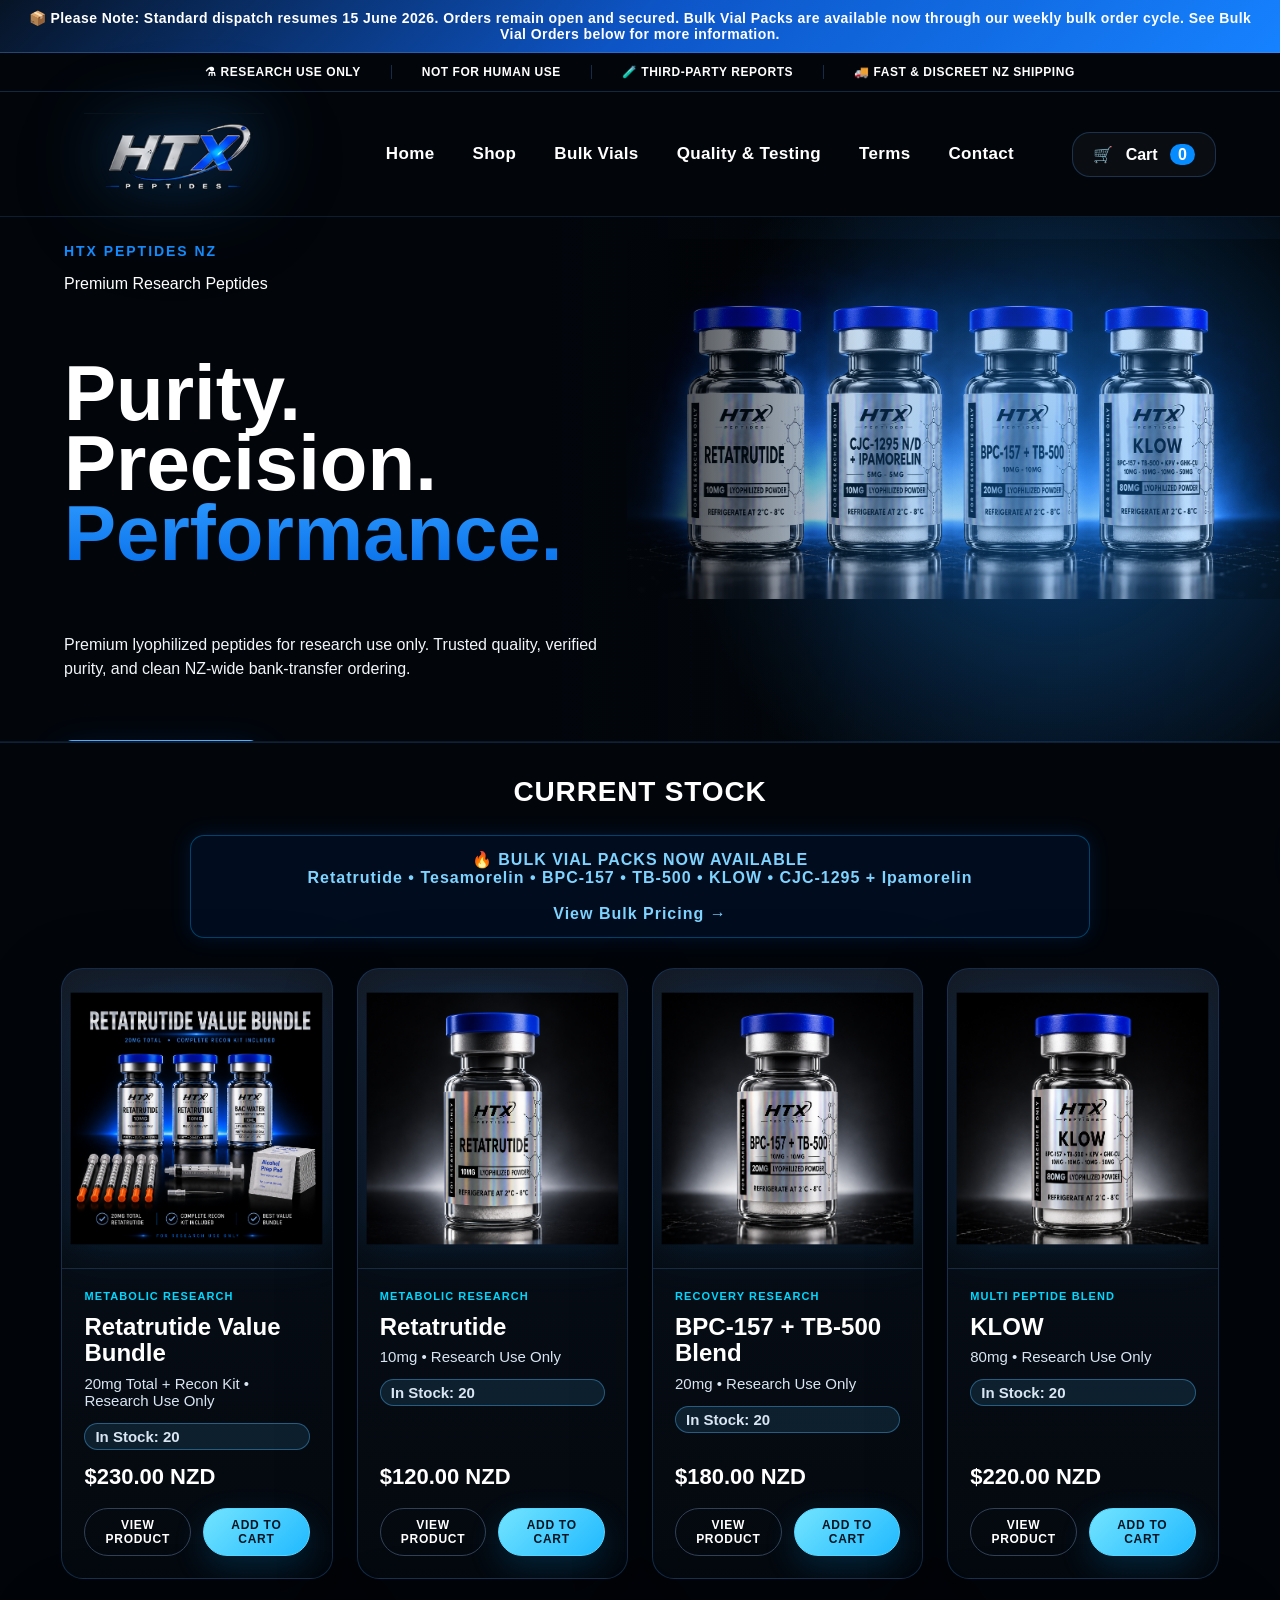
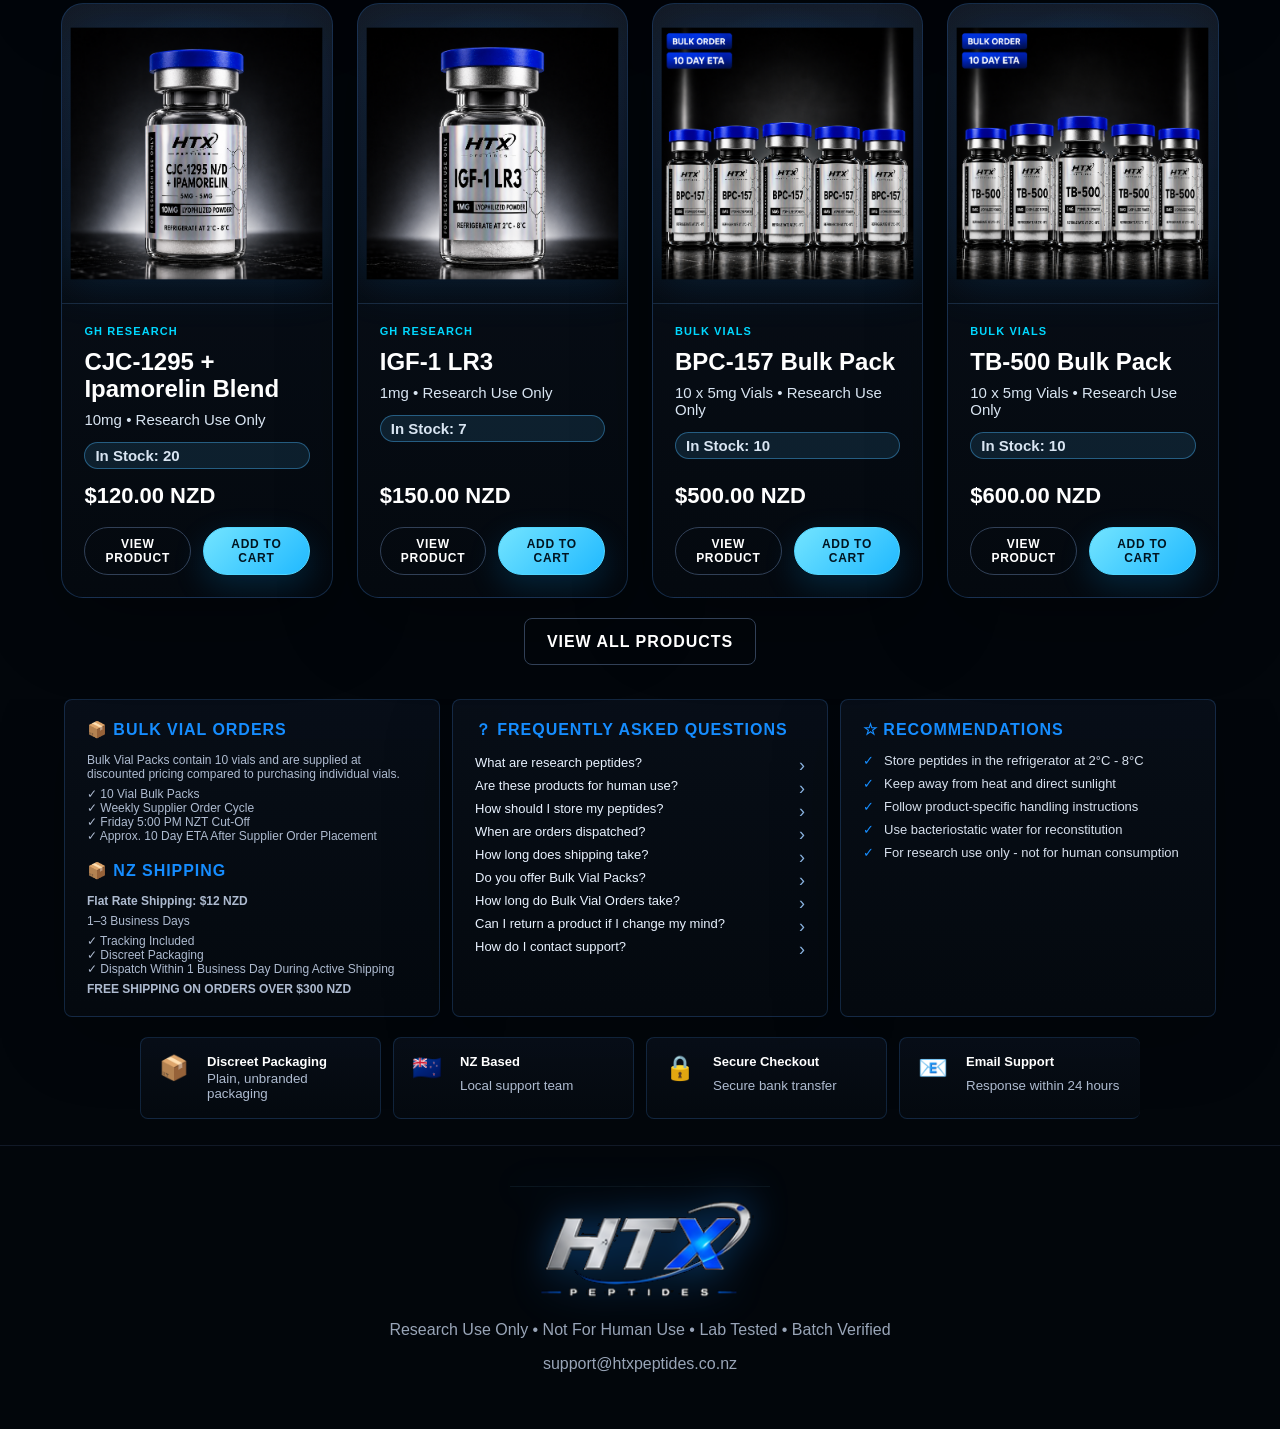
<file: index.html>
<!doctype html>
<html lang="en">
<head>
  <title>HTX Peptides NZ | Premium Research Peptides New Zealand</title>
<meta name="description" content="HTX Peptides NZ supplies premium research peptides, laboratory supplies and NZ-wide shipping. Research use only. Not for human use.">
  <link rel="canonical" href="https://www.htxpeptides.co.nz/">
  <meta charset="UTF-8">
  <meta name="viewport" content="width=device-width, initial-scale=1.0">
  <link rel="icon" type="image/png" href="assets/favicon.png">
  <link rel="stylesheet" href="styles.css">
  <script defer src="script.js"></script>
</head>
<body data-limit="8" class="home-page exact-reference">
  <div class="shipping-notice">
📦 <strong>Please Note:</strong> Standard dispatch resumes <strong>15 June 2026</strong>. Orders remain open and secured. Bulk Vial Packs are available now through our weekly bulk order cycle. See Bulk Vial Orders below for more information.
</div>

  <div class="topbar exact-topbar">
    <span>⚗ RESEARCH USE ONLY</span>
    <span>NOT FOR HUMAN USE</span>
    <span>🧪 THIRD-PARTY REPORTS</span>
    <span>🚚 FAST & DISCREET NZ SHIPPING</span>
  </div>

  <nav class="nav exact-nav">
  <a href="index.html" class="logo exact-logo" aria-label="HTX Peptides NZ">
    <img src="assets/htx-logo-transparent.png" alt="HTX Peptides NZ">
  </a>

  <div class="nav-links">
    <a href="index.html">Home</a>
    <a href="shop.html">Shop</a>
    <a href="bulk-vials.html">Bulk Vials</a>
    <a href="coa-testing.html">Quality & Testing</a>
    <a href="terms.html">Terms</a>
    <a href="contact.html">Contact</a>
  </div>

  <button class="cart-btn exact-cart" onclick="openCart()">
    Cart <span class="cart-count">0</span>
  </button>
</nav>

  <section class="hero exact-hero">
    <h1 class="seo-only">HTX Peptides NZ</h1>
    <div class="hero-content">
      <p class="eyebrow">HTX Peptides NZ</p>
      <p class="eyebrow-sub">Premium Research Peptides</p>
      <h2>Purity.<br>Precision.<br><span>Performance.</span></h2>
      <p class="lead">Premium lyophilized peptides for research use only. Trusted quality, verified purity, and clean NZ-wide bank-transfer ordering.</p>

      <div class="hero-actions">
        <a class="btn exact-primary" href="shop.html">Shop Now →</a>
      </div>

      <div class="feature-row exact-feature-row">
        <div class="feature exact-feature">
          <div class="feature-icon">⚗</div>
          <div><b>Lab Tested</b><span>Purity verified</span></div>
        </div>
        <div class="feature exact-feature">
          <div class="feature-icon">🔗</div>
          <div><b>Cold Chain</b><span>Secure delivery</span></div>
        </div>
        <div class="feature exact-feature">
          <div class="feature-icon">🛡</div>
          <div><b>Research Use Only</b><span>Not for human use</span></div>
        </div>
        <div class="feature exact-feature">
          <div class="feature-icon">📄</div>
          <div><b>COA Available</b><span>Batch specific results</span></div>
        </div>
      </div>
    </div>
  </section>

  <section class="current-stock-section">
  <h2>Current Stock</h2>

  <div class="bulk-banner">
    🔥 BULK VIAL PACKS NOW AVAILABLE
    <br>
    Retatrutide • Tesamorelin • BPC-157 • TB-500 • KLOW • CJC-1295 + Ipamorelin
    <br><br>
    <a href="bulk-vials.html">View Bulk Pricing →</a>
  </div>

  <div id="productGrid" class="product-grid exact-stock-grid"></div>

  <div class="stock-more">
    <a href="shop.html" class="btn ghost exact-view-all">View All Products</a>
  </div>
</section>

  <section class="recommendations-section">
  <div class="recommendation-grid">

   <article class="recommend-card">
      <h3>📦 BULK VIAL ORDERS</h3>
      <p>Bulk Vial Packs contain 10 vials and are supplied at discounted pricing compared to purchasing individual vials.</p>
      <p>
        ✓ 10 Vial Bulk Packs<br>
        ✓ Weekly Supplier Order Cycle<br>
        ✓ Friday 5:00 PM NZT Cut-Off<br>
        ✓ Approx. 10 Day ETA After Supplier Order Placement
      </p>

      <h3 style="margin-top:18px;">📦 NZ SHIPPING</h3>
      <p><strong>Flat Rate Shipping: $12 NZD</strong></p>
      <p>1–3 Business Days</p>
      <p>
        ✓ Tracking Included<br>
        ✓ Discreet Packaging<br>
        ✓ Dispatch Within 1 Business Day During Active Shipping
      </p>
      <p><strong>FREE SHIPPING ON ORDERS OVER $300 NZD</strong></p>
    </article>

    <article class="recommend-card" id="faq">
      <h3>？ Frequently Asked Questions</h3>
      <details><summary>What are research peptides?</summary><p>Research peptides are compounds supplied strictly for laboratory research and analytical purposes.</p></details>
      <details><summary>Are these products for human use?</summary><p>No. All products are sold strictly for laboratory research use only and are not for human consumption.</p></details>
      <details><summary>How should I store my peptides?</summary><p>Store refrigerated at 2°C - 8°C unless otherwise directed on the product label.</p></details>
      <details><summary>When are orders dispatched?</summary><p>Orders are generally dispatched during active shipping periods. Any temporary dispatch pauses will be clearly displayed on the website homepage and checkout page.</p></details>
      <details><summary>How long does shipping take?</summary><p>Standard NZ Post is 1-3 business days. Rural addresses may take longer.</p></details>
      <details><summary>Do you offer Bulk Vial Packs?</summary><p>Yes. Selected products are available as 10-vial Bulk Packs at discounted pricing. See the Bulk Vial Orders section below or browse the Shop page for current availability.</p></details>
      <details><summary>How long do Bulk Vial Orders take?</summary><p>Once the bulk order has been placed with our supplier, estimated delivery is approximately 10 days. ETA updates will be provided once the order has been confirmed.</p></details>
      <details><summary>Can I return a product if I change my mind?</summary><p>Due to the sensitive nature of our products, we do not accept returns for change of mind. Returns and refunds are only available if an item arrives damaged, defective, or incorrect.</p></details>
      <details><summary>How do I contact support?</summary><p>Email: support@htxpeptides.co.nz<br>Response Time: Typically within 24 hours.</p></details>
    </article>

    <article class="recommend-card">
      <h3>☆ Recommendations</h3>
      <ul>
        <li>Store peptides in the refrigerator at 2°C - 8°C</li>
        <li>Keep away from heat and direct sunlight</li>
        <li>Follow product-specific handling instructions</li>
        <li>Use bacteriostatic water for reconstitution</li>
        <li>For research use only - not for human consumption</li>
      </ul>
    </article>

  </div>

  <div class="bottom-trust">
    <div><span>📦</span><b>Discreet Packaging</b><small>Plain, unbranded packaging</small></div>
    <div><span>🇳🇿</span><b>NZ Based</b><small>Local support team</small></div>
    <div><span>🔒</span><b>Secure Checkout</b><small>Secure bank transfer</small></div>
    <div><span>📧</span><b>Email Support</b><small>Response within 24 hours</small></div>
  </div>
</section>

  <aside class="cart-drawer">
    <div class="cart-head"><h2>Your Cart</h2><button class="icon-btn" onclick="closeCart()">×</button></div>
    <div id="cartItems" class="cart-items"></div>
    <div class="cart-foot">
      <div class="subtotal"><span>Subtotal</span><b id="cartSubtotal">$0.00 NZD</b></div>
      <div class="free-shipping-note">Free Shipping on Orders Over $300</div>
      <button class="btn wide" type="button" data-checkout>Proceed to Checkout</button>
    </div></aside>

  <div id="productModal" class="modal"></div>

  <footer class="footer exact-footer">
    <img src="assets/htx-logo-transparent.png" alt="HTX Peptides NZ">
    <p>Research Use Only • Not For Human Use • Lab Tested • Batch Verified</p>
    <p><a href="mailto:support@htxpeptides.co.nz">support@htxpeptides.co.nz</a></p>
  </footer>
</body>
</html>
</file>
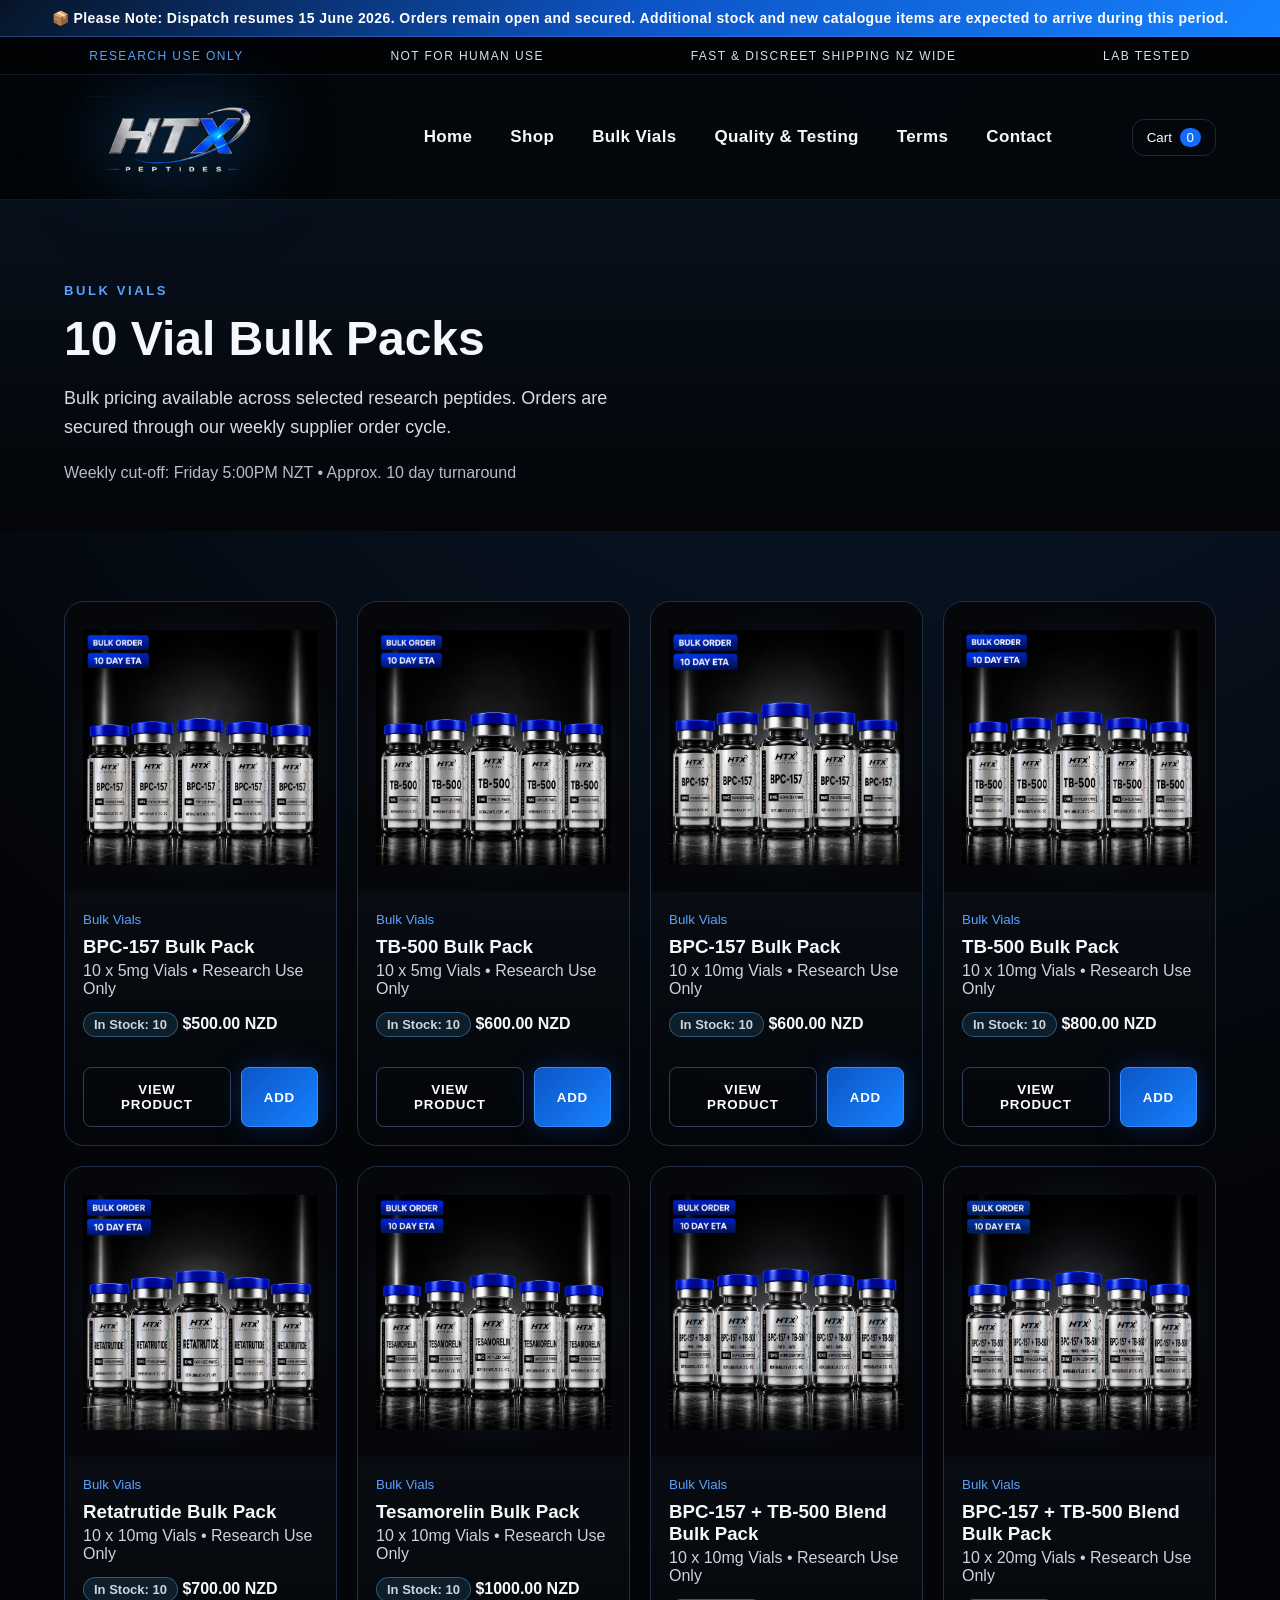
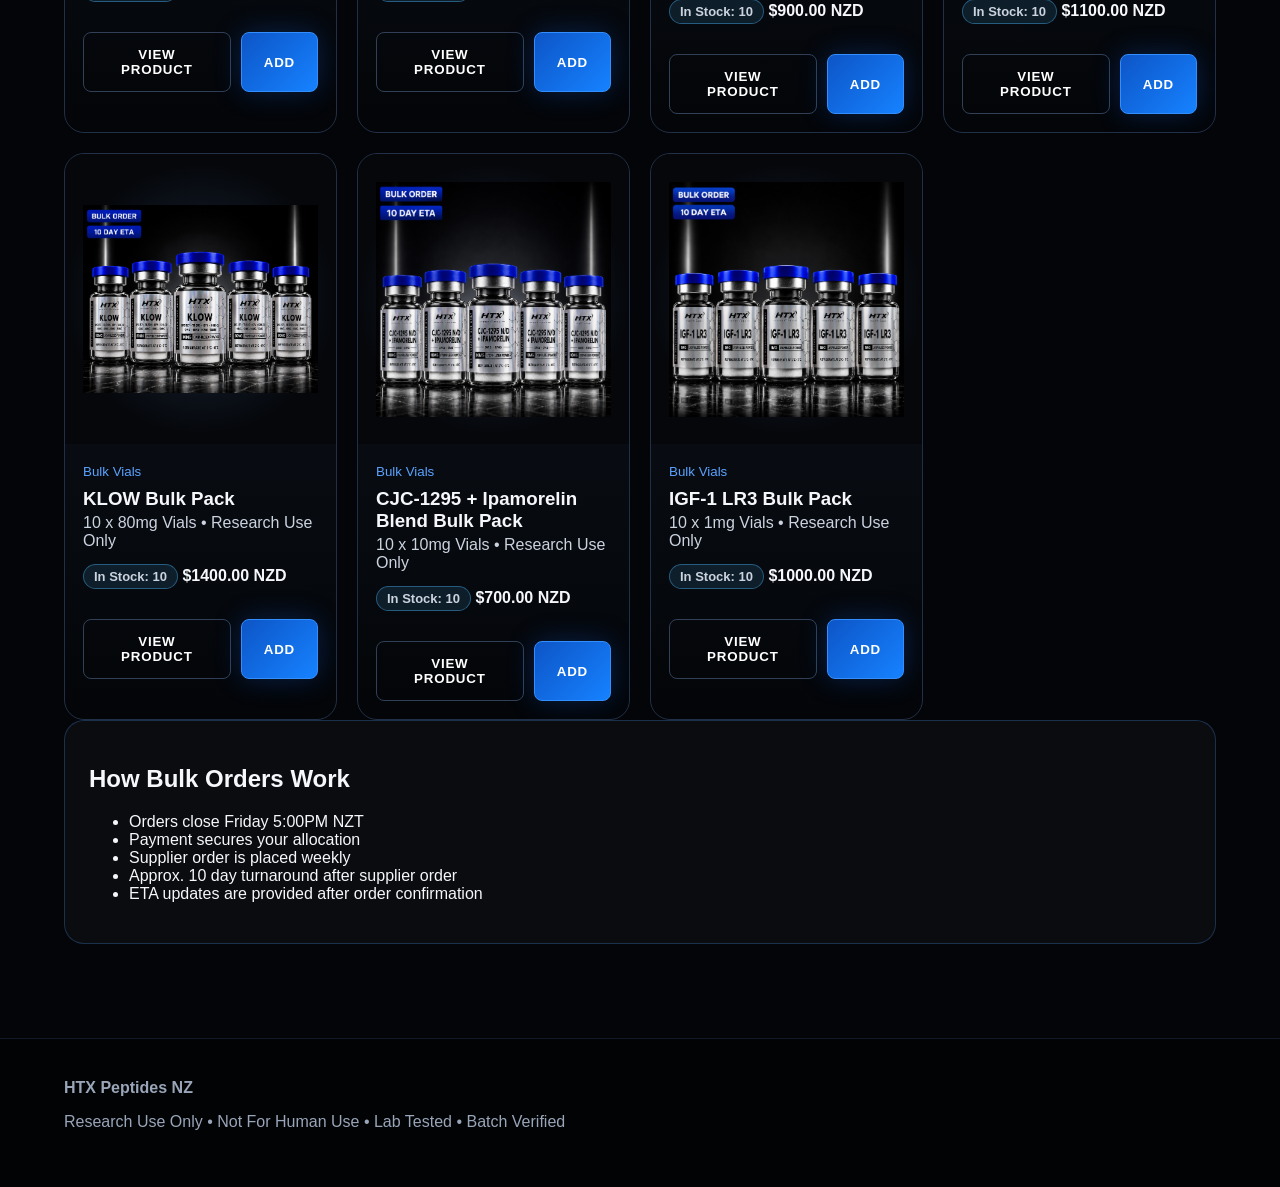
<file: bulk-vials.html>
<!doctype html>
<html lang="en">
<head>
  <title>Bulk Vials | HTX Peptides NZ</title>
  <meta charset="UTF-8">
  <meta name="viewport" content="width=device-width, initial-scale=1.0">
  <link rel="icon" type="image/png" href="assets/favicon.png">
  <link rel="stylesheet" href="styles.css">
  <script defer src="script.js"></script>
</head>

<body>

<div class="shipping-notice">
📦 <strong>Please Note:</strong> Dispatch resumes <strong>15 June 2026</strong>. Orders remain open and secured. Additional stock and new catalogue items are expected to arrive during this period.
</div>

<div class="topbar">
  <span class="blue">Research Use Only</span>
  <span>Not For Human Use</span>
  <span>Fast & Discreet Shipping NZ Wide</span>
  <span>Lab Tested</span>
</div>

<nav class="nav">
  <a href="index.html" class="logo" aria-label="HTX Peptides NZ">
    <img src="assets/htx-logo-transparent.png" alt="HTX Peptides NZ">
  </a>

  <div class="nav-links">
    <a href="index.html">Home</a>
    <a href="shop.html">Shop</a>
    <a href="bulk-vials.html">Bulk Vials</a>
    <a href="coa-testing.html">Quality & Testing</a>
    <a href="terms.html">Terms</a>
    <a href="contact.html">Contact</a>
  </div>

  <button class="cart-btn" onclick="openCart()">
    Cart <span class="cart-count">0</span>
  </button>
</nav>

<section class="page-hero">
  <p class="eyebrow">Bulk Vials</p>
  <h1>10 Vial Bulk Packs</h1>
  <p class="lead">
    Bulk pricing available across selected research peptides. Orders are secured through our weekly supplier order cycle.
  </p>
  <p class="lead" style="font-size:16px; opacity:.85;">
    Weekly cut-off: Friday 5:00PM NZT • Approx. 10 day turnaround
  </p>
</section>

<section class="section">

  <div class="filters" style="display:none;">
    <input id="searchInput" placeholder="Search products...">

    <select id="categoryFilter">
      <option value="Bulk Vials" selected>Bulk Vials</option>
    </select>
  </div>

  <div id="productGrid" class="product-grid"></div>

  <div class="bulk-card">
    <h2>How Bulk Orders Work</h2>
    <ul>
      <li>Orders close Friday 5:00PM NZT</li>
      <li>Payment secures your allocation</li>
      <li>Supplier order is placed weekly</li>
      <li>Approx. 10 day turnaround after supplier order</li>
      <li>ETA updates are provided after order confirmation</li>
    </ul>
  </div>

</section>

<aside class="cart-drawer">
  <div class="cart-head">
    <h2>Your Cart</h2>
    <button class="icon-btn" onclick="closeCart()">×</button>
  </div>

  <div id="cartItems" class="cart-items"></div>

  <div class="cart-foot">
    <div class="subtotal">
      <span>Subtotal</span>
      <b id="cartSubtotal">$0.00 NZD</b>
    </div>
    <div class="free-shipping-note">Free Shipping on Orders Over $300</div>
    <button class="btn wide" type="button" data-checkout>Proceed to Checkout</button>
  </div>
</aside>
<div id="productModal" class="modal"></div>
<footer class="footer">
  <b>HTX Peptides NZ</b>
  <p>Research Use Only • Not For Human Use • Lab Tested • Batch Verified</p>
</footer>

</body>
</html>
</file>
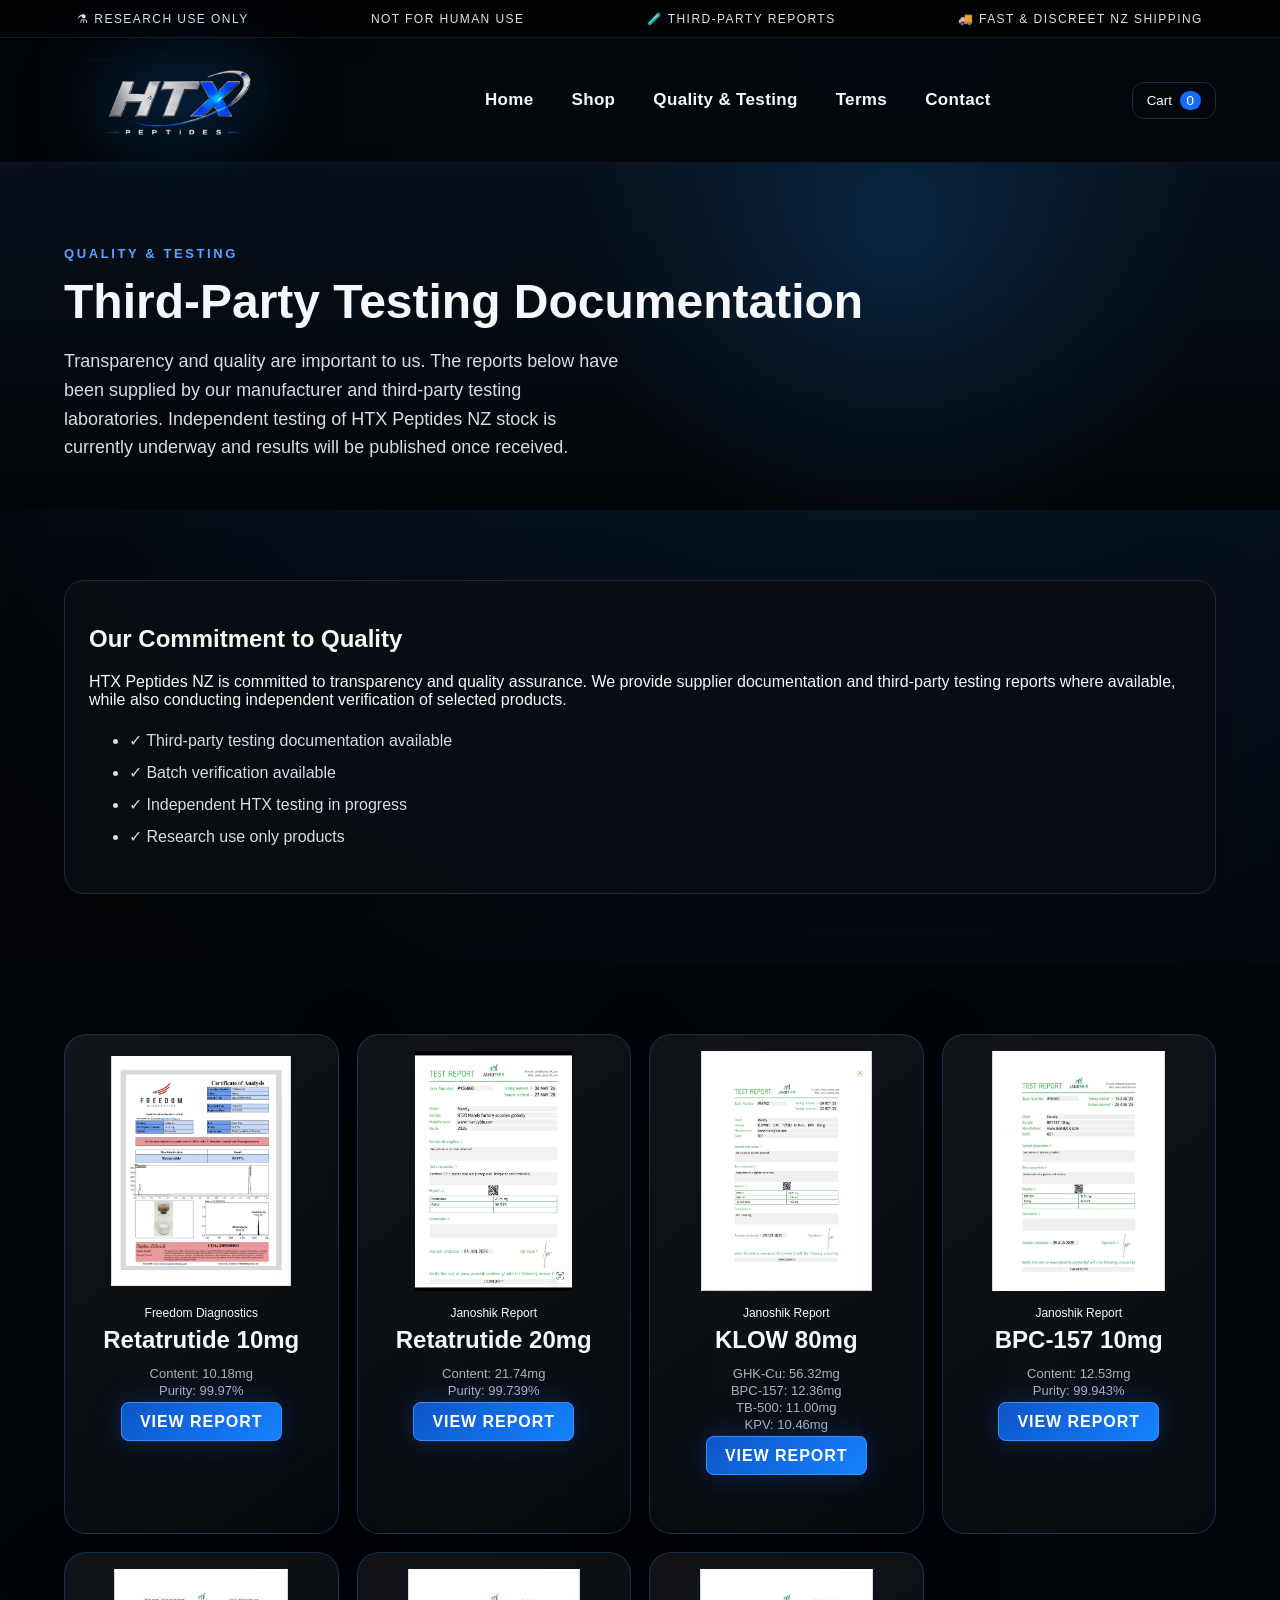
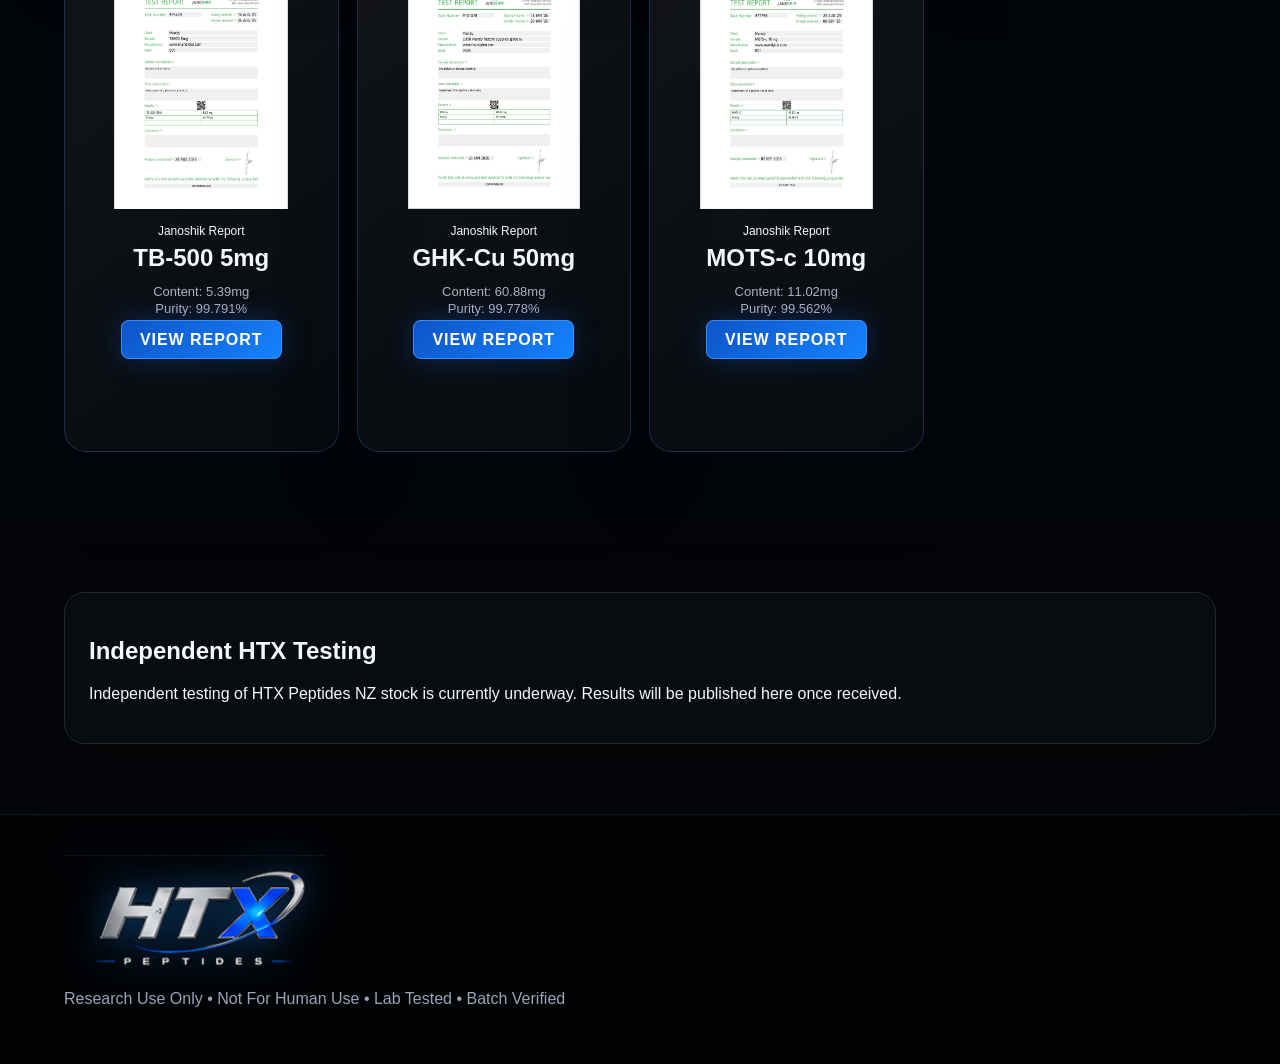
<file: coa-testing.html>
<!doctype html>
<html lang="en">
<head>
  <title>Quality & Testing | HTX Peptides NZ</title>
  <meta charset="UTF-8">
  <meta name="viewport" content="width=device-width, initial-scale=1.0">
  <link rel="icon" type="image/png" href="assets/favicon.png">
  <link rel="stylesheet" href="styles.css">
  <script defer src="script.js"></script>
</head>
<body>
  <div class="topbar exact-topbar">
    <span>⚗ RESEARCH USE ONLY</span>
    <span>NOT FOR HUMAN USE</span>
    <span>🧪 THIRD-PARTY REPORTS</span>
    <span>🚚 FAST & DISCREET NZ SHIPPING</span>
  </div>

  <nav class="nav">
  <a href="index.html" class="logo" aria-label="HTX Peptides NZ">
    <img src="assets/htx-logo-transparent.png" alt="HTX Peptides NZ">
  </a>

  <div class="nav-links">
    <a href="index.html">Home</a>
    <a href="shop.html">Shop</a>
    <a href="coa-testing.html">Quality & Testing</a>
    <a href="terms.html">Terms</a>
    <a href="contact.html">Contact</a>
  </div>

  <button class="cart-btn" onclick="openCart()">
    Cart <span class="cart-count">0</span>
  </button>
</nav>

 <section class="page-hero coa-hero">
  <p class="eyebrow">Quality & Testing</p>
  <h1>Third-Party Testing Documentation</h1>
  <p class="lead">
    Transparency and quality are important to us. The reports below have been supplied by our manufacturer
    and third-party testing laboratories. Independent testing of HTX Peptides NZ stock is currently underway
    and results will be published once received.
  </p>
</section>

<section class="section">
  <div class="info-card">
    <h2>Our Commitment to Quality</h2>

    <p>
      HTX Peptides NZ is committed to transparency and quality assurance.
      We provide supplier documentation and third-party testing reports where available,
      while also conducting independent verification of selected products.
    </p>

    <ul class="clean-list">
      <li>✓ Third-party testing documentation available</li>
      <li>✓ Batch verification available</li>
      <li>✓ Independent HTX testing in progress</li>
      <li>✓ Research use only products</li>
    </ul>
  </div>
</section>

<section class="section coa-page-section">
  <div class="coa-grid">

    <article class="coa-product-card">
      <img src="assets/coa/reta10-report.jpg" alt="Retatrutide 10mg Report">
      <div>
        <small>Freedom Diagnostics</small>
        <h2>Retatrutide 10mg</h2>
        <p class="muted">
          Content: 10.18mg<br>
          Purity: 99.97%<br>
        </p>
        <a class="btn" href="docs/RT10-Supplier.pdf" target="_blank">View Report</a>
      </div>
    </article>

    <article class="coa-product-card">
      <img src="assets/coa/reta20-report.jpg" alt="Retatrutide 20mg Report">
      <div>
        <small>Janoshik Report</small>
        <h2>Retatrutide 20mg</h2>
        <p class="muted">
          Content: 21.74mg<br>
          Purity: 99.739%<br>
        </p>
        <a class="btn" href="docs/RT20-Supplier.jpg" target="_blank">View Report</a>
      </div>
    </article>

    <article class="coa-product-card">
      <img src="assets/coa/klow-report.jpg" alt="KLOW 80mg Report">
      <div>
        <small>Janoshik Report</small>
        <h2>KLOW 80mg</h2>
        <p class="muted">
          GHK-Cu: 56.32mg<br>
          BPC-157: 12.36mg<br>
          TB-500: 11.00mg<br>
          KPV: 10.46mg
        </p>
        <a class="btn" href="docs/KLOW80.pdf" target="_blank">View Report</a>
      </div>
    </article>

    <article class="coa-product-card">
      <img src="assets/coa/bpc157-report.jpg" alt="BPC-157 10mg Report">
      <div>
        <small>Janoshik Report</small>
        <h2>BPC-157 10mg</h2>
        <p class="muted">
          Content: 12.53mg<br>
          Purity: 99.943%<br>
        </p>
        <a class="btn" href="docs/BPC157-10mg.pdf" target="_blank">View Report</a>
      </div>
    </article>

    <article class="coa-product-card">
      <img src="assets/coa/tb500-report.jpg" alt="TB-500 5mg Report">
      <div>
        <small>Janoshik Report</small>
        <h2>TB-500 5mg</h2>
        <p class="muted">
          Content: 5.39mg<br>
          Purity: 99.791%<br>
        </p>
        <a class="btn" href="docs/TB500.pdf" target="_blank">View Report</a>
      </div>
    </article>

    <article class="coa-product-card">
      <img src="assets/coa/cu50-report.jpg" alt="GHK-Cu 50mg Report">
      <div>
        <small>Janoshik Report</small>
        <h2>GHK-Cu 50mg</h2>
        <p class="muted">
          Content: 60.88mg<br>
          Purity: 99.778%<br>
        </p>
        <a class="btn" href="docs/CU50.pdf" target="_blank">View Report</a>
      </div>
    </article>

    <article class="coa-product-card">
      <img src="assets/coa/motsc-report.jpg" alt="MOTS-c 10mg Report">
      <div>
        <small>Janoshik Report</small>
        <h2>MOTS-c 10mg</h2>
        <p class="muted">
          Content: 11.02mg<br>
          Purity: 99.562%<br>
        </p>
        <a class="btn" href="docs/MOTS-c.pdf" target="_blank">View Report</a>
      </div>
    </article>

  </div>
</section>

<section class="section">
  <div class="info-card">
    <h2>Independent HTX Testing</h2>
    <p>
      Independent testing of HTX Peptides NZ stock is currently underway.
      Results will be published here once received.
    </p>
  </div>
</section>

  <aside class="cart-drawer">
    <div class="cart-head"><h2>Your Cart</h2><button class="icon-btn" onclick="closeCart()">×</button></div>
    <div id="cartItems" class="cart-items"></div>
    <div class="cart-foot">
      <div class="subtotal"><span>Subtotal</span><b id="cartSubtotal">$0.00 NZD</b></div>
      <div class="free-shipping-note">Free Shipping on Orders Over $300</div>
      <button class="btn wide" type="button" data-checkout>Proceed to Checkout</button>
    </div></aside>
  <div id="productModal" class="modal"></div>
  <footer class="footer exact-footer">
    <img src="assets/htx-logo-transparent.png" alt="HTX Peptides NZ">
    <p>Research Use Only • Not For Human Use • Lab Tested • Batch Verified</p>
  </footer>
</body>
</html>
</file>
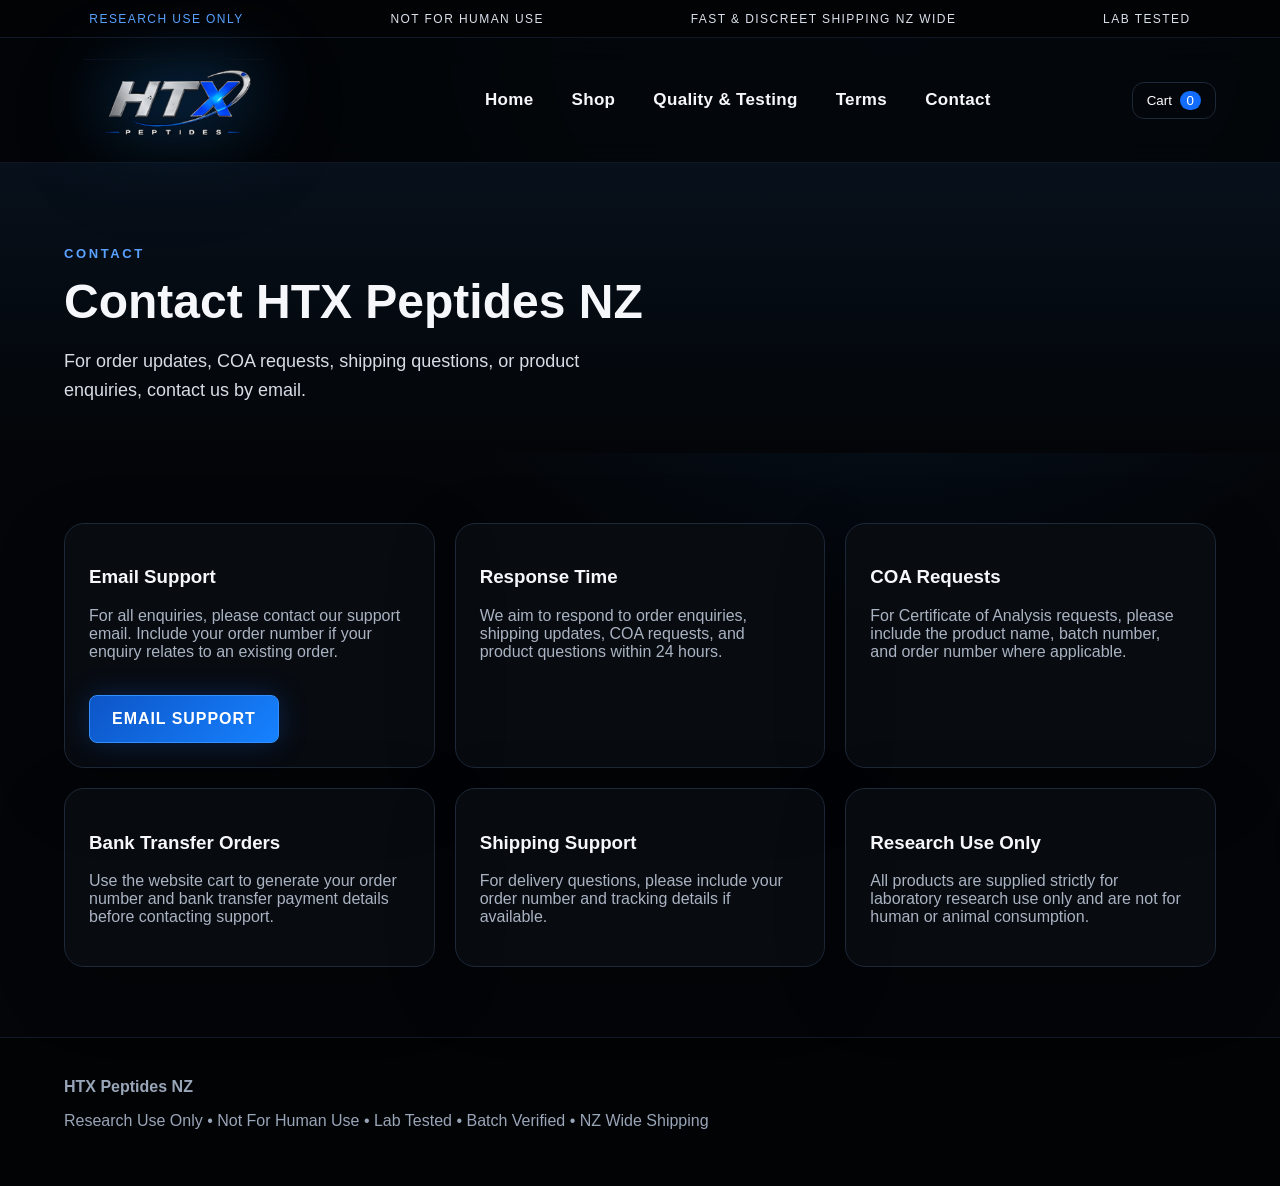
<file: contact.html>
<!doctype html>
<html lang="en">
<head>
  <title>Contact | HTX Peptides NZ</title>
  <meta charset="UTF-8">
  <meta name="viewport" content="width=device-width, initial-scale=1.0">
  <link rel="icon" type="image/png" href="assets/favicon.png">
  <link rel="stylesheet" href="styles.css">
  <script defer src="script.js"></script>
</head>

<body>

<div class="topbar">
  <span class="blue">Research Use Only</span>
  <span>Not For Human Use</span>
  <span>Fast & Discreet Shipping NZ Wide</span>
  <span>Lab Tested</span>
</div>

<nav class="nav">
  <a href="index.html" class="logo" aria-label="HTX Peptides NZ">
    <img src="assets/htx-logo-transparent.png" alt="HTX Peptides NZ">
  </a>

  <div class="nav-links">
    <a href="index.html">Home</a>
    <a href="shop.html">Shop</a>
    <a href="coa-testing.html">Quality & Testing</a>
    <a href="terms.html">Terms</a>
    <a href="contact.html">Contact</a>
  </div>

  <button class="cart-btn" onclick="openCart()">
    Cart <span class="cart-count">0</span>
  </button>
</nav>

<section class="page-hero">
  <p class="eyebrow">Contact</p>
  <h1>Contact HTX Peptides NZ</h1>
  <p class="lead">
    For order updates, COA requests, shipping questions, or product enquiries, contact us by email.
  </p>
</section>

<section class="section content-grid">

  <div class="info-card">
    <h3>Email Support</h3>
    <p class="muted">
      For all enquiries, please contact our support email. Include your order number if your enquiry relates to an existing order.
    </p>
    <a class="btn whatsapp" href="mailto:support@htxpeptides.co.nz">Email Support</a>
  </div>

  <div class="info-card">
    <h3>Response Time</h3>
    <p class="muted">
      We aim to respond to order enquiries, shipping updates, COA requests, and product questions within 24 hours.
    </p>
  </div>

  <div class="info-card">
    <h3>COA Requests</h3>
    <p class="muted">
      For Certificate of Analysis requests, please include the product name, batch number, and order number where applicable.
    </p>
  </div>

  <div class="info-card">
    <h3>Bank Transfer Orders</h3>
    <p class="muted">
      Use the website cart to generate your order number and bank transfer payment details before contacting support.
    </p>
  </div>

  <div class="info-card">
    <h3>Shipping Support</h3>
    <p class="muted">
      For delivery questions, please include your order number and tracking details if available.
    </p>
  </div>

  <div class="info-card">
    <h3>Research Use Only</h3>
    <p class="muted">
      All products are supplied strictly for laboratory research use only and are not for human or animal consumption.
    </p>
  </div>

</section>

<aside class="cart-drawer">
  <div class="cart-head">
    <h2>Your Cart</h2>
    <button class="icon-btn" onclick="closeCart()">×</button>
  </div>

  <div id="cartItems" class="cart-items"></div>

  <div class="cart-foot">
    <div class="subtotal">
      <span>Subtotal</span>
      <b id="cartSubtotal">$0.00 NZD</b>
    </div>

    <div class="free-shipping-note">Free Shipping on Orders Over $200</div>

    <button class="btn wide" type="button" data-checkout>
      Proceed to Checkout
    </button>
    </p>
  </div>
</aside>

<div id="productModal" class="modal"></div>

<footer class="footer">
  <b>HTX Peptides NZ</b>
  <p>
    Research Use Only • Not For Human Use • Lab Tested • Batch Verified • NZ Wide Shipping
  </p>
</footer>

</body>
</html>
</file>
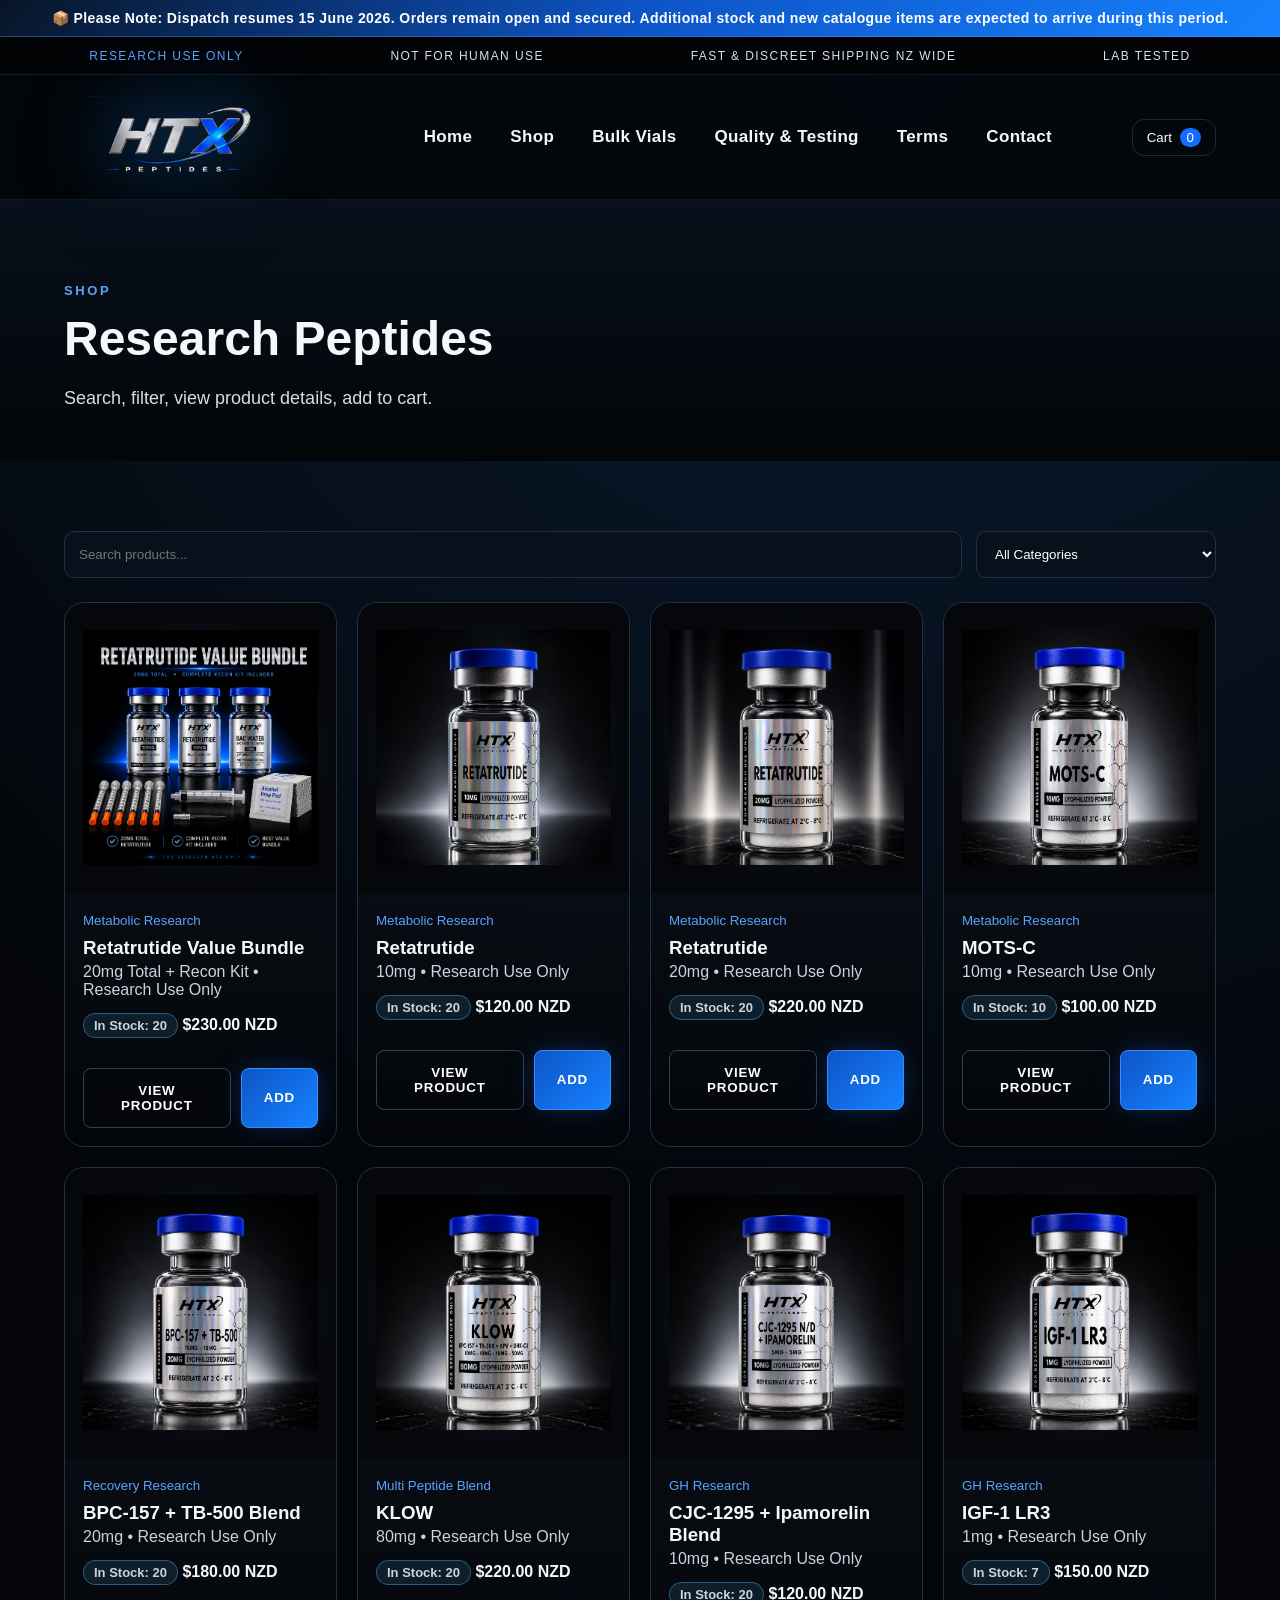
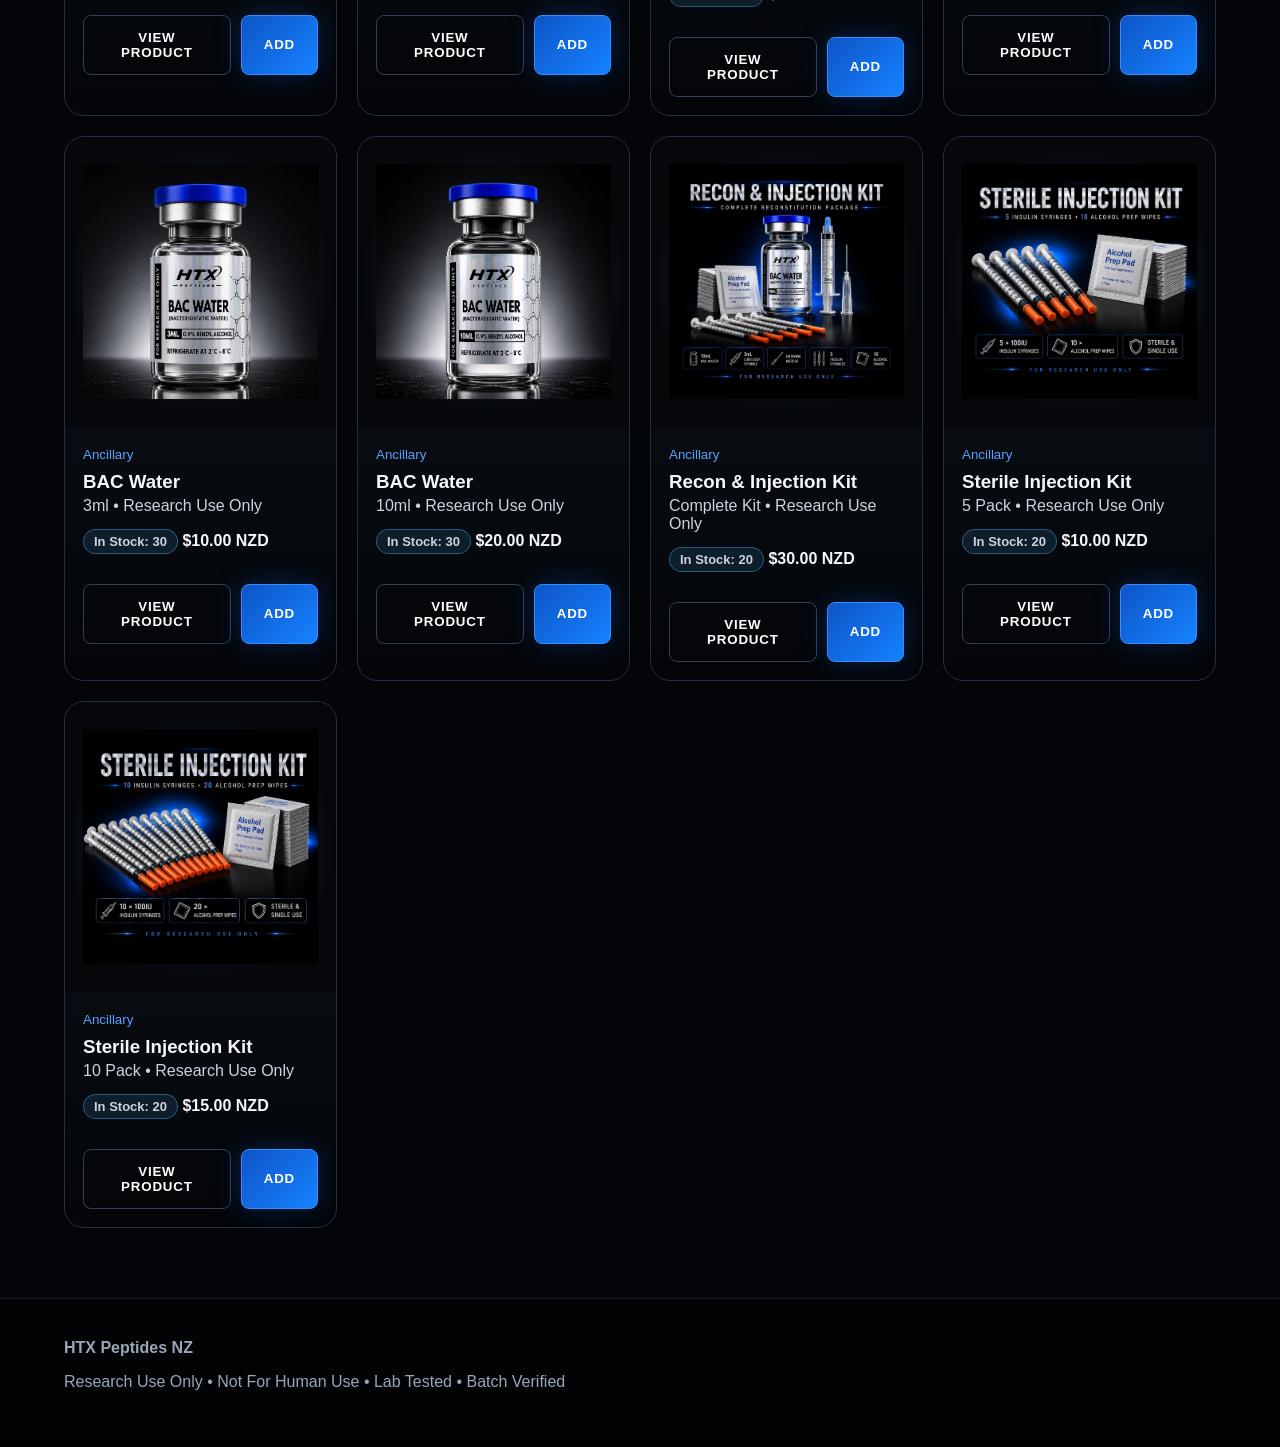
<file: shop.html>
<!doctype html><html lang="en"><head><title>Shop | HTX Peptides NZ</title><meta charset="UTF-8"><meta name="viewport" content="width=device-width, initial-scale=1.0"><link rel="icon" type="image/png" href="assets/favicon.png">
  <link rel="stylesheet" href="styles.css"><script defer src="script.js"></script></head><body><div class="shipping-notice">
📦 <strong>Please Note:</strong> Dispatch resumes <strong>15 June 2026</strong>. Orders remain open and secured. Additional stock and new catalogue items are expected to arrive during this period.
</div><div class="topbar"><span class="blue">Research Use Only</span><span>Not For Human Use</span><span>Fast & Discreet Shipping NZ Wide</span><span>Lab Tested</span></div><nav class="nav">
  <a href="index.html" class="logo" aria-label="HTX Peptides NZ">
    <img src="assets/htx-logo-transparent.png" alt="HTX Peptides NZ">
  </a>

  <div class="nav-links">
    <a href="index.html">Home</a>
    <a href="shop.html">Shop</a>
    <a href="bulk-vials.html">Bulk Vials</a>
    <a href="coa-testing.html">Quality & Testing</a>
    <a href="terms.html">Terms</a>
    <a href="contact.html">Contact</a>
  </div>

  <button class="cart-btn" onclick="openCart()">
    Cart <span class="cart-count">0</span>
  </button>
</nav><section class="page-hero"><p class="eyebrow">Shop</p><h1>Research Peptides</h1><p class="lead">Search, filter, view product details, add to cart. </p></section><section class="section"><div class="filters"><input id="searchInput" placeholder="Search products..."><select id="categoryFilter"><option value="all">All Categories</option><option>Metabolic Research</option><option>Recovery Research</option><option>GH Research</option><option>Cellular Research</option><option>Multi Peptide Blend</option><option>Bulk Vials</option><option>Ancillary</option></select></div><div id="productGrid" class="product-grid"></div></section><aside class="cart-drawer"><div class="cart-head"><h2>Your Cart</h2><button class="icon-btn" onclick="closeCart()">×</button></div><div id="cartItems" class="cart-items"></div><div class="cart-foot">
      <div class="subtotal"><span>Subtotal</span><b id="cartSubtotal">$0.00 NZD</b></div>
      <div class="free-shipping-note">Free Shipping on Orders Over $300</div>
      <button class="btn wide" type="button" data-checkout>Proceed to Checkout</button>
    </div></aside><div id="productModal" class="modal"></div><footer class="footer"><b>HTX Peptides NZ</b><p>Research Use Only • Not For Human Use • Lab Tested • Batch Verified</p></footer></body></html>
</file>
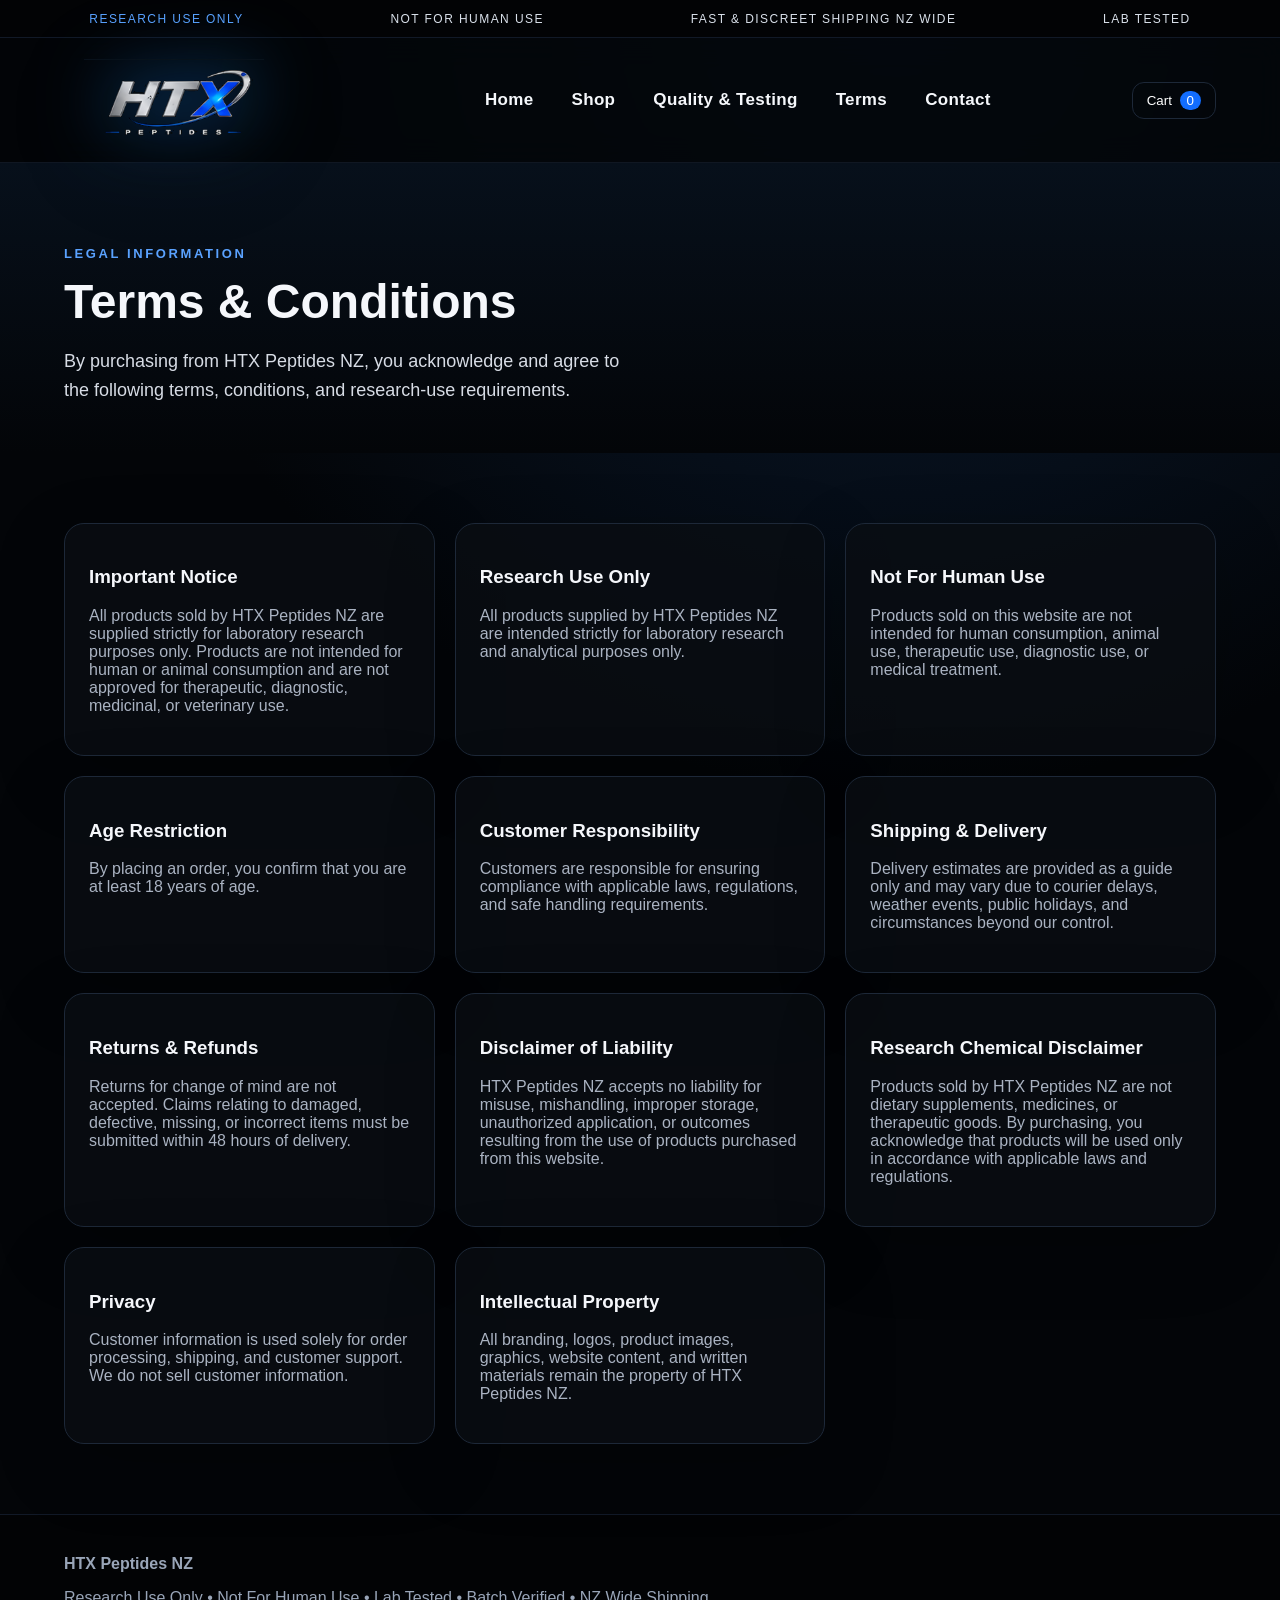
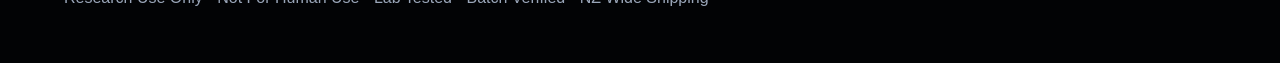
<file: terms.html>
<!doctype html>
<html lang="en">
<head>
  <title>Terms & Conditions | HTX Peptides NZ</title>
  <meta charset="UTF-8">
  <meta name="viewport" content="width=device-width, initial-scale=1.0">
  <link rel="icon" type="image/png" href="assets/favicon.png">
  <link rel="stylesheet" href="styles.css">
  <script defer src="script.js"></script>
</head>

<body>

<div class="topbar">
  <span class="blue">Research Use Only</span>
  <span>Not For Human Use</span>
  <span>Fast & Discreet Shipping NZ Wide</span>
  <span>Lab Tested</span>
</div>

<nav class="nav">
  <a href="index.html" class="logo" aria-label="HTX Peptides NZ">
    <img src="assets/htx-logo-transparent.png" alt="HTX Peptides NZ">
  </a>

  <div class="nav-links">
    <a href="index.html">Home</a>
    <a href="shop.html">Shop</a>
    <a href="coa-testing.html">Quality & Testing</a>
    <a href="terms.html">Terms</a>
    <a href="contact.html">Contact</a>
  </div>

  <button class="cart-btn" onclick="openCart()">
    Cart <span class="cart-count">0</span>
  </button>
</nav>

<section class="page-hero">
  <p class="eyebrow">LEGAL INFORMATION</p>
  <h1>Terms & Conditions</h1>
  <p class="lead">
    By purchasing from HTX Peptides NZ, you acknowledge and agree to the following terms, conditions, and research-use requirements.
  </p>
</section>

<section class="section content-grid">

  <div class="info-card">
    <h3>Important Notice</h3>
    <p class="muted">
      All products sold by HTX Peptides NZ are supplied strictly for laboratory research purposes only. Products are not intended for human or animal consumption and are not approved for therapeutic, diagnostic, medicinal, or veterinary use.
    </p>
  </div>

  <div class="info-card">
    <h3>Research Use Only</h3>
    <p class="muted">
      All products supplied by HTX Peptides NZ are intended strictly for laboratory research and analytical purposes only.
    </p>
  </div>

  <div class="info-card">
    <h3>Not For Human Use</h3>
    <p class="muted">
      Products sold on this website are not intended for human consumption, animal use, therapeutic use, diagnostic use, or medical treatment.
    </p>
  </div>

  <div class="info-card">
    <h3>Age Restriction</h3>
    <p class="muted">
      By placing an order, you confirm that you are at least 18 years of age.
    </p>
  </div>

  <div class="info-card">
    <h3>Customer Responsibility</h3>
    <p class="muted">
      Customers are responsible for ensuring compliance with applicable laws, regulations, and safe handling requirements.
    </p>
  </div>

  <div class="info-card">
    <h3>Shipping & Delivery</h3>
    <p class="muted">
      Delivery estimates are provided as a guide only and may vary due to courier delays, weather events, public holidays, and circumstances beyond our control.
    </p>
  </div>

  <div class="info-card">
    <h3>Returns & Refunds</h3>
    <p class="muted">
      Returns for change of mind are not accepted. Claims relating to damaged, defective, missing, or incorrect items must be submitted within 48 hours of delivery.
    </p>
  </div>

  <div class="info-card">
    <h3>Disclaimer of Liability</h3>
    <p class="muted">
      HTX Peptides NZ accepts no liability for misuse, mishandling, improper storage, unauthorized application, or outcomes resulting from the use of products purchased from this website.
    </p>
  </div>

  <div class="info-card">
    <h3>Research Chemical Disclaimer</h3>
    <p class="muted">
      Products sold by HTX Peptides NZ are not dietary supplements, medicines, or therapeutic goods. By purchasing, you acknowledge that products will be used only in accordance with applicable laws and regulations.
    </p>
  </div>

  <div class="info-card">
    <h3>Privacy</h3>
    <p class="muted">
      Customer information is used solely for order processing, shipping, and customer support. We do not sell customer information.
    </p>
  </div>

  <div class="info-card">
    <h3>Intellectual Property</h3>
    <p class="muted">
      All branding, logos, product images, graphics, website content, and written materials remain the property of HTX Peptides NZ.
    </p>
  </div>

</section>

<footer class="footer">
  <b>HTX Peptides NZ</b>
  <p>
    Research Use Only • Not For Human Use • Lab Tested • Batch Verified • NZ Wide Shipping
  </p>
</footer>

</body>
</html>
</file>
<file: styles.css>
:root{--bg:#030508;--panel:#090d13;--line:#1d2838;--text:#f5f7fb;--muted:#aab3c2;--blue:#126dff;--blue2:#5aa2ff;--silver:#dce4ef}*{box-sizing:border-box}html{scroll-behavior:smooth}body{margin:0;background:radial-gradient(circle at 70% 0,#0b1d35 0,#030508 42%);color:var(--text);font-family:Inter,Arial,sans-serif}a{color:inherit;text-decoration:none}img{max-width:100%;display:block}.topbar{height:38px;display:flex;align-items:center;justify-content:space-around;gap:16px;padding:0 24px;border-bottom:1px solid #111927;background:#020305;color:#d9e0ea;font-size:12px;letter-spacing:.12em;text-transform:Uppercase}.blue{color:var(--blue2)}.nav{position:sticky;top:0;z-index:20;display:flex;align-items:center;justify-content:space-between;padding:18px 5vw;background:rgba(3,5,8,.86);backdrop-filter:blur(14px);border-bottom:1px solid #101722}.logo{font-size:28px;font-weight:900;letter-spacing:.04em}.logo span{display:block;font-size:10px;letter-spacing:.48em;font-weight:500;color:#bfc8d6}.nav-links{display:flex;gap:42px;font-size:18px;font-weight:600;text-transform:none;letter-spacing:.08em}.nav-links a:hover,.active{color:var(--blue2)}.cart-btn,.icon-btn{background:none;border:1px solid var(--line);color:white;border-radius:12px;padding:10px 14px;cursor:pointer}.cart-count{background:var(--blue);border-radius:999px;padding:2px 7px;margin-left:4px}.hero{min-height:620px;display:grid;grid-template-columns:1fr 1.15fr;align-items:center;padding:6vw 5vw 3vw;gap:30px;background:linear-gradient(90deg,#030508 25%,rgba(3,5,8,.35)),url('assets/hero-reference.jpg') center right/cover no-repeat}.eyebrow{color:var(--blue2);letter-spacing:.2em;text-transform:uppercase;font-weight:700;font-size:13px}.hero h1{font-size:clamp(44px,7vw,88px);line-height:.95;margin:18px 0}.hero h1 span{color:var(--blue2)}.lead{color:#d7dce5;max-width:560px;font-size:18px;line-height:1.6}.btn{background:linear-gradient(135deg,#0d55c7,#1682ff);border:1px solid #338fff;color:white;border-radius:8px;padding:14px 22px;font-weight:800;text-transform:uppercase;letter-spacing:.06em;cursor:pointer;box-shadow:0 0 28px rgba(18,109,255,.25)}.btn.ghost{background:transparent;border-color:#314057;box-shadow:none}.btn.wide{width:100%;margin-top:18px}.hero-actions{display:flex;gap:14px;margin:24px 0}.feature-row{display:grid;grid-template-columns:repeat(4,1fr);gap:14px;margin-top:30px}.feature{border:1px solid var(--line);background:rgba(9,13,19,.66);padding:18px;border-radius:18px}.feature b{display:block}.feature span,.muted{color:var(--muted)}.section{padding:70px 5vw}.section-title{text-align:center;margin-bottom:34px}.section-title h2{font-size:34px;letter-spacing:.15em;text-transform:uppercase}.product-grid{display:grid;grid-template-columns:repeat(4,minmax(0,1fr));gap:20px}.product-card{background:linear-gradient(180deg,rgba(18,25,36,.75),rgba(3,5,8,.95));border:1px solid #223047;border-radius:20px;overflow:hidden;transition:.25s}.product-card:hover{transform:translateY(-6px);border-color:#2d7fff;box-shadow:0 18px 60px rgba(0,0,0,.45)}.product-img-wrap{height:290px;display:flex;align-items:center;justify-content:center;background:radial-gradient(circle,#1d2a3d,#05070b 68%);padding:18px}.product-img-wrap img{height:100%;object-fit:contain}.product-info{padding:18px}.product-info small{color:var(--blue2)}.product-info h3{margin:8px 0 4px}.product-info p{color:#cbd3df;margin:0 0 14px}.product-actions{display:grid;grid-template-columns:1fr auto;gap:10px;margin-top:16px}.filters{display:flex;gap:14px;margin-bottom:24px}.filters input,.filters select,.contact-form input,.contact-form textarea{background:#07101b;border:1px solid #223047;color:white;border-radius:10px;padding:14px;width:100%}.filters select{max-width:240px}.page-hero{padding:70px 5vw 30px;background:linear-gradient(180deg,#07101b,#030508)}.page-hero h1{font-size:48px;margin:0 0 12px}.content-grid{display:grid;grid-template-columns:repeat(3,1fr);gap:20px}.info-card,.coa-card{border:1px solid var(--line);background:rgba(9,13,19,.78);border-radius:20px;padding:24px}.clean-list{line-height:2;color:#d7dce5}.footer{border-top:1px solid #111927;padding:40px 5vw;color:#99a5b8;background:#020305}.cart-drawer{position:fixed;right:-430px;top:0;height:100%;width:min(430px,100vw);background:#060a10;z-index:50;border-left:1px solid #26354d;transition:.28s;padding:22px;display:flex;flex-direction:column}.cart-open .cart-drawer{right:0}.cart-head{display:flex;justify-content:space-between;align-items:center}.cart-items{flex:1;overflow:auto}.cart-line{display:grid;grid-template-columns:72px 1fr auto;gap:12px;align-items:center;border-bottom:1px solid #182235;padding:14px 0}.cart-line img{height:72px;object-fit:contain}.cart-line span{display:block;color:var(--muted);font-size:13px}.qty{display:flex;align-items:center;gap:6px;margin-top:8px}.qty button{background:#101827;color:white;border:1px solid #26354d;border-radius:8px;width:30px;height:30px}.qty input{width:48px;text-align:center;background:#020305;color:white;border:1px solid #26354d;border-radius:8px;height:30px}.cart-foot{border-top:1px solid #182235;padding-top:18px}.subtotal{display:flex;justify-content:space-between;font-size:20px;margin-bottom:14px}.modal{display:none;position:fixed;inset:0;background:rgba(0,0,0,.78);z-index:60;align-items:center;justify-content:center;padding:20px}.modal.show{display:flex}.modal-card{max-width:920px;background:#07101b;border:1px solid #2a3b55;border-radius:24px;padding:24px;position:relative}.modal-close{position:absolute;right:18px;top:14px;background:none;color:white;border:0;font-size:32px;cursor:pointer}.modal-grid{display:grid;grid-template-columns:1fr 1fr;gap:25px;align-items:center}.modal-grid img{max-height:560px;object-fit:contain}.price{font-size:26px;color:var(--blue2);font-weight:900}.contact-form{display:grid;gap:12px}.whatsapp{display:inline-block;margin-top:18px}@media(max-width:900px){.hero{grid-template-columns:1fr;min-height:auto;background-position:center}.feature-row,.product-grid,.content-grid{grid-template-columns:1fr 1fr}.nav-links{display:none}.modal-grid{grid-template-columns:1fr}.product-img-wrap{height:240px}}@media(max-width:560px){.topbar{font-size:9px;gap:8px;padding:0 8px}.hero,.section,.page-hero{padding-left:20px;padding-right:20px}.feature-row,.product-grid,.content-grid{grid-template-columns:1fr}.hero-actions,.filters{flex-direction:column}.btn{text-align:center}.section-title h2{font-size:24px}}

/* Logo fix: uses transparent HTX artwork, no white box, blends with dark header */
.logo{display:flex;align-items:center;width:220px;height:90px;overflow:visible}
.logo img{height:82px;width:auto;object-fit:contain;filter:drop-shadow(0 0 12px rgba(90,162,255,.22));}
.logo span{display:none}
@media(max-width:560px){.logo{width:138px;height:56px}.logo img{height:52px}}

/* Final cleanup */
.section-title .eyebrow{margin-bottom:10px}.details-section{border-top:1px solid rgba(90,162,255,.12)}
.trust-section{padding-top:40px}.info-card .price{font-size:22px;margin:8px 0 10px;color:var(--blue2);font-weight:900}
.logo{width:220px;height:90px}.logo img{height:82px;max-width:220px;object-fit:contain;filter:drop-shadow(0 0 15px rgba(90,162,255,.32));}
@media(max-width:560px){.logo{width:138px;height:58px}.logo img{height:54px;max-width:138px}}

/* === EXACT REFERENCE HOMEPAGE - DO NOT DEVIATE === */
:root{
  --exact-bg:#02060b;
  --exact-panel:#07111d;
  --exact-line:rgba(75,155,255,.22);
  --exact-blue:#168dff;
  --exact-cyan:#00d8ff;
  --exact-text:#ffffff;
  --exact-muted:#c9d3df;
}
.seo-only {
  position: absolute;
  left: -9999px;
  width: 1px;
  height: 1px;
  overflow: hidden;
}
body.exact-reference{
  margin:0;
  background:#02060b !important;
  color:#fff;
  overflow-x:hidden;
}

.exact-reference .exact-topbar{
  height:39px;
  display:flex;
  align-items:center;
  justify-content:center;
  gap:0;
  padding:0;
  background:#02060b;
  border-bottom:1px solid rgba(75,155,255,.22);
  color:#fff;
  font-size:12px;
  font-weight:900;
  letter-spacing:.045em;
  text-transform:Uppercase;
}

.exact-reference .exact-topbar span{
  padding:0 30px;
  border-right:1px solid rgba(75,155,255,.26);
  white-space:nowrap;
}
.exact-reference .exact-topbar span:last-child{border-right:0;}

.exact-reference .exact-nav{
  height:113px;
  min-height:113px;
  padding:0 5vw;
  display:grid;
  grid-template-columns:260px 1fr 170px;
  align-items:center;
  background:#02060b;
  border-bottom:1px solid rgba(75,155,255,.16);
  position:relative;
  top:auto;
  z-index:20;
}

.exact-reference .exact-logo img,
.exact-reference .logo img{
  width:214px !important;
  max-height:98px !important;
  object-fit:contain !important;
  filter:drop-shadow(0 0 26px rgba(22,141,255,.44)) !important;
}

.exact-reference .exact-nav-links{
  display:flex;
  justify-content:center;
  align-items:center;
  gap:46px;
  font-size:16px;
  font-weight:800;
  text-transform:none;
  letter-spacing:0;
  color:#fff;
}

.exact-reference .exact-nav-links a:hover{color:#5fc8ff;}

.exact-reference .exact-cart{
  justify-self:end;
  border-radius:18px;
  padding:12px 20px;
  background:rgba(255,255,255,.035);
  border:1px solid rgba(75,155,255,.25);
  color:#fff;
  font-size:16px;
  font-weight:700;
}
.exact-reference .exact-cart::before{content:"🛒";margin-right:8px;}
.exact-reference .cart-count{
  background:#078cff;
  color:#fff;
  margin-left:8px;
  border-radius:999px;
  padding:2px 8px;
}

/* Hero: matches supplied screenshot proportions */
.exact-reference .exact-hero{
  height:555px;
  min-height:555px;
  padding:31px 5vw 0;
  display:block;
  position:relative;
  background:
    linear-gradient(90deg,#02060b 0%,#02060b 37%,rgba(2,6,11,.68) 45%,rgba(2,6,11,.05) 67%,rgba(2,6,11,.00) 100%),
    radial-gradient(circle at 72% 48%,rgba(22,141,255,.32),transparent 35%),
    url('assets/hero-image.png') right 53% top 32px/61% auto no-repeat !important;
  border-bottom:1px solid rgba(75,155,255,.12);
  overflow:hidden;
}

.exact-reference .hero-content{
  width:42%;
  min-width:600px;
  position:relative;
  z-index:2;
}

.exact-reference .exact-hero .eyebrow{
  color:#168dff;
  margin:0 0 17px;
  font-size:14px;
  font-weight:900;
  letter-spacing:.14em;
  text-transform:uppercase;
}

.exact-reference .exact-hero h1{
  margin:0;
  font-size:92px;
  line-height:.91;
  letter-spacing:-.07em;
  text-transform:uppercase;
  font-weight:950;
  color:#fff;
}

.exact-reference .exact-hero h1 span,
.exact-reference .exact-hero h2 span{
  color:#168dff;
  background:linear-gradient(180deg,#309dff,#066ce9);
  -webkit-background-clip:text;
  background-clip:text;
  -webkit-text-fill-color:transparent;
}

.exact-reference .exact-hero .lead{
  width:610px;
  max-width:610px;
  margin:20px 0 0;
  color:#f2f6fb;
  font-size:17px;
  line-height:1.48;
}

.exact-reference .hero-actions{
  margin:24px 0 0;
  display:flex;
  gap:16px;
}

.exact-reference .exact-primary{
  width:194px;
  height:48px;
  min-height:48px;
  display:inline-flex;
  align-items:center;
  justify-content:center;
  border-radius:8px;
  padding:0 18px;
  background:linear-gradient(135deg,#0d69ff,#078eff);
  color:#fff;
  border:1px solid rgba(92,183,255,.85);
  box-shadow:0 15px 38px rgba(0,108,255,.23);
  font-size:14px;
  letter-spacing:.08em;
  font-weight:900;
}

.exact-reference .exact-ghost{
  width:155px;
  height:48px;
  min-height:48px;
  border-radius:8px;
  background:rgba(0,0,0,.20);
  border:1px solid rgba(112,170,230,.25);
  color:#fff;
  box-shadow:none;
  display:inline-flex;
  align-items:center;
  justify-content:center;
  padding:0 18px;
  font-size:14px;
  letter-spacing:.08em;
  font-weight:900;
}

/* 4 feature cards under hero */
.exact-reference .exact-feature-row{
  width:100%;
  max-width:1180px;
  display:grid;
  grid-template-columns:repeat(4,1fr);
  gap:16px;
  margin-top:50px;
}

.exact-reference .exact-feature{
  min-height:72px;
  border-radius:9px;
  padding:15px 17px;
  display:flex;
  align-items:center;
  gap:17px;
  background:linear-gradient(180deg,rgba(9,17,28,.90),rgba(5,10,16,.98));
  border:1px solid rgba(75,155,255,.23);
}

.exact-reference .feature-icon{
  width:42px;
  color:#168dff;
  font-size:29px;
  text-align:center;
  line-height:1;
}

.exact-reference .exact-feature b{
  display:block;
  color:#fff;
  font-size:15px;
}
.exact-reference .exact-feature span{
  display:block;
  color:#cbd5e2;
  font-size:14px;
}

/* Current stock exact row */
.exact-reference .current-stock-section{
  background:#02060b;
  border-top:1px solid rgba(75,155,255,.12);
  padding:8px 2vw 10px;
}

.exact-reference .current-stock-section h2{
  color:#fff;
  margin:0 0 14px;
  text-align:center;
  font-size:20px;
  letter-spacing:.04em;
  text-transform:uppercase;
}

.exact-reference .exact-stock-grid{
  display:grid;
  grid-template-columns:repeat(6,1fr);
  gap:13px;
  max-width:1480px;
  margin:0 auto;
}

.exact-reference .exact-stock-card{
  min-height:170px;
  border-radius:8px;
  padding:12px 13px;
  display:grid;
  grid-template-columns:73px 1fr;
  gap:12px;
  background:linear-gradient(180deg,rgba(8,15,25,.93),rgba(4,9,15,.98));
  border:1px solid rgba(75,155,255,.23);
  overflow:hidden;
  box-shadow:none;
  transition:.2s ease;
}
.exact-reference .exact-stock-card:hover{
  transform:translateY(-3px);
  border-color:rgba(0,216,255,.45);
}

.exact-reference .stock-img{
  display:flex;
  justify-content:center;
  align-items:flex-start;
  padding-top:0;
}
.exact-reference .stock-img img{
  width:68px;
  height:112px;
  object-fit:contain;
}

.exact-reference .stock-info{
  min-width:0;
  display:flex;
  flex-direction:column;
}
.exact-reference .stock-info small{
  color:#00d8ff;
  font-size:9px;
  line-height:1.05;
  letter-spacing:.06em;
  font-weight:900;
  text-transform:uppercase;
  min-height:18px;
}
.exact-reference .stock-info h3{
  margin:5px 0 5px;
  color:#fff;
  font-size:15px;
  line-height:1.1;
}
.exact-reference .stock-info p{
  margin:0 0 9px;
  color:#edf5ff;
  font-size:12px;
  line-height:1.25;
}
.exact-reference .stock-info b{
  color:#fff;
  font-size:13px;
  margin-bottom:auto;
}
.exact-reference .stock-actions{
  display:grid;
  grid-template-columns:1fr 1fr;
  gap:8px;
  margin-top:10px;
}
.exact-reference .stock-actions .btn{
  height:36px;
  min-height:36px;
  border-radius:22px;
  padding:0 8px;
  font-size:10.5px;
  letter-spacing:.04em;
  display:flex;
  align-items:center;
  justify-content:center;
}
.exact-reference .stock-actions .btn.ghost{
  background:rgba(255,255,255,.035);
  color:#fff;
  border-color:rgba(92,171,255,.22);
  box-shadow:none;
}
.exact-reference .stock-actions .btn:not(.ghost){
  background:#24bdff;
  color:#001522;
  border-color:#51d6ff;
  box-shadow:none;
}
.exact-reference .stock-more{
  text-align:center;
  margin:8px 0 0;
}
.exact-reference .exact-view-all{
  width:205px;
  height:36px;
  min-height:36px;
  border-radius:8px;
}

/* Recommendation / FAQ / Shipping block */
.exact-reference .recommendations-section{
  padding:0 5vw 26px;
  background:#02060b;
}

.exact-reference .recommendation-grid{
  max-width:1200px;
  margin:0 auto;
  display:grid;
  grid-template-columns:1fr 1fr 1fr;
  gap:12px;
}

.exact-reference .recommend-card{
  border:1px solid rgba(75,155,255,.20);
  background:linear-gradient(180deg,rgba(8,15,25,.90),rgba(4,9,15,.98));
  border-radius:8px;
  padding:20px 22px;
  min-height:170px;
}

.exact-reference .recommend-card h3{
  color:#168dff;
  text-transform:uppercase;
  letter-spacing:.06em;
  font-size:16px;
  margin:0 0 14px;
}

.exact-reference .recommend-card ul{
  margin:0;
  padding:0;
  list-style:none;
}
.exact-reference .recommend-card li{
  color:#d7e0ed;
  font-size:13px;
  margin:8px 0;
}
.exact-reference .recommend-card li::before{
  content:"✓";
  color:#168dff;
  margin-right:10px;
}

.exact-reference .recommend-card details{
  border:0;
  background:transparent;
  padding:0;
  margin:8px 0;
}
.exact-reference .recommend-card summary{
  cursor:pointer;
  color:#e9f2ff;
  font-size:13px;
  list-style:none;
}
.exact-reference .recommend-card summary::after{
  content:"›";
  float:right;
  color:#8fb9e8;
  font-size:18px;
}
.exact-reference .recommend-card p{
  margin:6px 0 0;
  color:#aebbd0;
  font-size:12px;
}

.exact-reference .ship-line{
  display:flex;
  justify-content:space-between;
  gap:15px;
  color:#dce6f2;
  font-size:13px;
  margin:10px 0;
}
.exact-reference .ship-line small{
  color:#aab6c8;
}
.exact-reference .ship-line b{
  color:#fff;
  white-space:nowrap;
}
.exact-reference .free-ship{
  display:block;
  color:#168dff;
  text-transform:uppercase;
  font-size:13px;
  margin-top:14px;
}

.exact-reference .bottom-trust{
  max-width:1000px;
  margin:20px auto 0;
  display:grid;
  grid-template-columns:repeat(4,1fr);
  gap:12px;
  border:0;
  border-radius:8px;
  overflow:visible;
  background:transparent;
}

.exact-reference .bottom-trust div{
  display:grid;
  grid-template-columns:38px 1fr;
  grid-template-rows:auto auto;
  column-gap:10px;
  padding:16px 18px;
  min-height:82px;
  border:1px solid rgba(75,155,255,.18);
  border-radius:8px;
  background:linear-gradient(180deg,rgba(8,15,25,.88),rgba(4,9,15,.98));
}
.exact-reference .bottom-trust div:last-child{border-right:0;}
.exact-reference .bottom-trust span{
  grid-row:1/3;
  color:#168dff;
  font-size:24px;
}
.exact-reference .bottom-trust b{
  color:#fff;
  font-size:13px;
}
.exact-reference .bottom-trust small{
  color:#aebbd0;
}

.exact-reference .exact-coa-section{
  background:#02060b;
  padding-top:26px;
}

.exact-reference .exact-footer{
  text-align:center;
  background:#02060b;
}
.exact-reference .exact-footer img{
  width:220px;
  margin:0 auto 14px;
  filter:drop-shadow(0 0 24px rgba(22,141,255,.36));
}

/* Existing drawer/modal still works but match styling */
.exact-reference .cart-drawer{
  background:#050a12;
  border-left:1px solid rgba(75,155,255,.28);
}

@media(max-width:1260px){
  .exact-reference .exact-hero{
    height:auto;
    min-height:555px;
    background:
      linear-gradient(90deg,#02060b 0%,#02060b 40%,rgba(2,6,11,.76) 51%,rgba(2,6,11,.10) 100%),
      radial-gradient(circle at 73% 46%,rgba(22,141,255,.30),transparent 36%),
      url('assets/hero-image.png') right 46% top 60px/58% auto no-repeat !important;
  }
  .exact-reference .exact-hero h1{font-size:78px;}
  .exact-reference .exact-stock-grid{grid-template-columns:repeat(3,1fr);}
}

@media(max-width:900px){
  .exact-reference .exact-topbar{
    height:auto;
    flex-wrap:wrap;
    padding:8px;
  }
  .exact-reference .exact-topbar span{
    padding:4px 10px;
  }
  .exact-reference .exact-nav{
    height:auto;
    min-height:86px;
    grid-template-columns:1fr auto;
    padding:10px 18px;
  }
  .exact-reference .exact-logo img,
  .exact-reference .logo img{
    width:168px !important;
  }
  .exact-reference .exact-nav-links{display:none;}
  .exact-reference .exact-hero{
    display:block;
    min-height:auto;
    padding:70vw 20px 28px;
    background:
      linear-gradient(180deg,rgba(2,6,11,.12) 0%,#02060b 58%),
      url('assets/hero-image.png') top center/118% auto no-repeat !important;
  }
  .exact-reference .hero-content{
    width:100%;
    min-width:0;
  }
  .exact-reference .exact-hero h1{font-size:52px;}
  .exact-reference .exact-hero .lead{width:auto;max-width:100%;}
  .exact-reference .exact-feature-row,
  .exact-reference .recommendation-grid,
  .exact-reference .bottom-trust{
    grid-template-columns:1fr 1fr;
  }
  .exact-reference .exact-stock-grid{
    grid-template-columns:repeat(2,1fr);
  }
}

@media(max-width:560px){
  .exact-reference .exact-hero{
    padding-top:82vw;
    background:
      linear-gradient(180deg,rgba(2,6,11,.08) 0%,#02060b 54%),
      url('assets/hero-image.png') top center/132% auto no-repeat !important;
  }
  .exact-reference .exact-hero h1{font-size:42px;}
  .exact-reference .hero-actions{flex-direction:column;}
  .exact-reference .exact-primary,
  .exact-reference .exact-ghost{width:100%;}
  .exact-reference .exact-feature-row,
  .exact-reference .exact-stock-grid,
  .exact-reference .recommendation-grid,
  .exact-reference .bottom-trust{
    grid-template-columns:1fr;
  }
}


/* === FINAL EXACT REFERENCE FIX: hero image, COA nav, stock card alignment === */

/* Add room for new COA nav link without changing the reference style */
.exact-reference .exact-nav{
  grid-template-columns:250px 1fr 170px !important;
}
.exact-reference .exact-nav-links{
  gap:38px !important;
}

/* Match the reference: show all 4 vials to the right and do NOT overlap headline */
.exact-reference .exact-hero{
  height:555px !important;
  min-height:555px !important;
  padding:31px 5vw 0 !important;
  background:
    linear-gradient(90deg,#02060b 0%,#02060b 39%,rgba(2,6,11,.72) 47%,rgba(2,6,11,.08) 63%,rgba(2,6,11,0) 100%),
    radial-gradient(circle at 75% 48%,rgba(22,141,255,.32),transparent 36%),
    url('assets/hero-image.png') right 5vw top 28px/56% auto no-repeat !important;
}

.exact-reference .hero-content{
  width:40% !important;
  min-width:610px !important;
  z-index:3 !important;
}

.exact-reference .exact-hero h1{
  font-size:88px !important;
  line-height:.91 !important;
  letter-spacing:-.07em !important;
}

.exact-reference .exact-hero .lead{
  width:590px !important;
  max-width:590px !important;
}

/* Keep hero cards in one row, same height as reference */
.exact-reference .exact-feature-row{
  margin-top:49px !important;
  max-width:1160px !important;
  width:1160px !important;
  grid-template-columns:repeat(4,1fr) !important;
}

/* Current stock should be clean: 6 filled cards, no cropped Add button */
.exact-reference .current-stock-section{
  padding:8px 1.8vw 18px !important;
}

.exact-reference .exact-stock-grid{
  max-width:1520px !important;
  gap:12px !important;
  grid-template-columns:repeat(6,minmax(0,1fr)) !important;
}

.exact-reference .exact-stock-card{
  min-height:178px !important;
  grid-template-columns:78px minmax(0,1fr) !important;
  gap:12px !important;
  padding:12px !important;
}

.exact-reference .stock-img img{
  width:72px !important;
  height:118px !important;
}

.exact-reference .stock-actions{
  grid-template-columns:1fr 52px !important;
  gap:8px !important;
}

.exact-reference .stock-actions .btn{
  min-width:0 !important;
  width:100% !important;
  padding:0 8px !important;
  font-size:10.5px !important;
}

.exact-reference .stock-actions .btn:not(.ghost){
  width:52px !important;
  padding:0 !important;
}

/* Bring recommendations/shipping/FAQ closer to reference spacing */
.exact-reference .recommendations-section{
  padding-top:0 !important;
}

.exact-reference .recommendation-grid{
  max-width:1250px !important;
  gap:12px !important;
}

/* Keep COA section visible as link target */
.exact-reference .exact-coa-section{
  scroll-margin-top:120px;
}

/* Mobile/tablet safety */
@media(max-width:1260px){
  .exact-reference .exact-nav-links{gap:24px !important;}
  .exact-reference .exact-hero{
    background:
      linear-gradient(90deg,#02060b 0%,#02060b 42%,rgba(2,6,11,.76) 52%,rgba(2,6,11,.12) 100%),
      radial-gradient(circle at 75% 46%,rgba(22,141,255,.30),transparent 36%),
      url('assets/hero-image.png') right 3vw top 58px/55% auto no-repeat !important;
  }
  .exact-reference .exact-hero h1{font-size:72px !important;}
  .exact-reference .hero-content{min-width:520px !important;}
  .exact-reference .exact-stock-grid{grid-template-columns:repeat(3,1fr) !important;}
}

@media(max-width:900px){
  .exact-reference .exact-nav{grid-template-columns:1fr auto !important;}
  .exact-reference .exact-hero{
    height:auto !important;
    min-height:auto !important;
    padding:70vw 20px 28px !important;
    background:
      linear-gradient(180deg,rgba(2,6,11,.12) 0%,#02060b 58%),
      url('assets/hero-image.png') top center/118% auto no-repeat !important;
  }
  .exact-reference .hero-content{
    width:100% !important;
    min-width:0 !important;
  }
  .exact-reference .exact-hero h1{font-size:52px !important;}
  .exact-reference .exact-hero .lead{
    width:auto !important;
    max-width:100% !important;
  }
  .exact-reference .exact-feature-row{
    width:100% !important;
    grid-template-columns:repeat(2,1fr) !important;
  }
  .exact-reference .exact-stock-grid{
    grid-template-columns:repeat(2,1fr) !important;
  }
}

@media(max-width:560px){
  .exact-reference .exact-feature-row,
  .exact-reference .exact-stock-grid{
    grid-template-columns:1fr !important;
  }
}


/* === PAYMENT METHOD + COA PAGE UPDATE === */
.payment-label{
  display:block;
  margin:12px 0 7px;
  color:#cfe9ff;
  font-weight:900;
  font-size:13px;
  letter-spacing:.04em;
  text-transform:uppercase;
}

.payment-select{
  width:100%;
  height:46px;
  border-radius:12px;
  border:1px solid rgba(75,155,255,.28);
  background:#07101b;
  color:#fff;
  padding:0 14px;
  margin-bottom:14px;
  font-weight:800;
}

.coa-hero{
  background:
    radial-gradient(circle at 70% 20%,rgba(22,141,255,.18),transparent 34%),
    linear-gradient(180deg,#07101b,#030508);
}

.coa-page-section{
  background:#02060b;
}

.coa-grid{
  display:grid;
  grid-template-columns:repeat(4,minmax(0,1fr));
  gap:18px;
  max-width:1400px;
  margin:0 auto;
}

.coa-grid{
  display:grid;
  grid-template-columns:repeat(4,minmax(0,1fr));
  gap:18px;
  max-width:1400px;
  margin:0 auto;
}

.coa-product-card{
  display:flex;
  flex-direction:column;
  align-items:center;
  text-align:center;
  padding:16px;
  min-height:500px;
  border:1px solid rgba(75,155,255,.22);
  border-radius:22px;
  background:linear-gradient(145deg,rgba(255,255,255,.065),rgba(255,255,255,.025));
  box-shadow:0 25px 80px rgba(0,0,0,.30);
}

.coa-product-card img{
  width:100%;
  max-width:180px;
  height:240px;
  object-fit:contain;
  margin-bottom:12px;
}

.coa-product-card h2{
  margin:6px 0;
  font-size:24px;
  line-height:1.1;
}

.coa-product-card small{
  font-size:12px;
}

.coa-product-card p{
  font-size:13px;
  line-height:1.3;
}

.coa-product-card .btn{
  margin-top:12px;
  padding:10px 18px;
}

@media(max-width:1200px){
  .coa-grid{
    grid-template-columns:repeat(3,1fr);
  }
}

@media(max-width:900px){
  .coa-grid{
    grid-template-columns:repeat(2,1fr);
  }
}

@media(max-width:600px){
  .coa-grid{
    grid-template-columns:1fr;
  }
}


/* === FINAL FIX: vials shifted right, current stock visible, single COA tab === */

/* Stop the 4-vial hero image covering Retatrutide/text */
.exact-reference .exact-hero{
  height:600px !important;
  min-height:600px !important;
  padding:31px 5vw 0 !important;
  background:
    linear-gradient(90deg,#02060b 0%,#02060b 42%,rgba(2,6,11,.82) 50%,rgba(2,6,11,.20) 64%,rgba(2,6,11,0) 100%),
    radial-gradient(circle at 79% 48%,rgba(22,141,255,.34),transparent 34%),
    url('assets/hero-image.png') right 1.7vw top 42px/52% auto no-repeat !important;
  overflow:visible !important;
}

.exact-reference .hero-content{
  width:40% !important;
  min-width:610px !important;
  z-index:3 !important;
}

.exact-reference .exact-hero h1{
  font-size:84px !important;
  line-height:.91 !important;
}

/* Feature cards should sit below text, not clip into current stock */
.exact-reference .exact-feature-row{
  margin-top:44px !important;
  width:1080px !important;
  max-width:1080px !important;
  grid-template-columns:repeat(4,1fr) !important;
}

.exact-reference .exact-feature{
  min-height:76px !important;
}

/* Give Current Stock proper space and visibility */
.exact-reference .current-stock-section{
  clear:both !important;
  padding:20px 2.2vw 28px !important;
  margin-top:0 !important;
  background:#02060b !important;
  position:relative !important;
  z-index:5 !important;
}

.exact-reference .current-stock-section h2{
  margin:0 0 18px !important;
  font-size:23px !important;
}

/* Fill the row cleanly with 6 visible product cards */
.exact-reference .exact-stock-grid{
  max-width:1540px !important;
  grid-template-columns:repeat(6,minmax(0,1fr)) !important;
  gap:14px !important;
}

.exact-reference .exact-stock-card{
  min-height:210px !important;
  grid-template-columns:78px minmax(0,1fr) !important;
  padding:14px !important;
  gap:13px !important;
  overflow:hidden !important;
}

.exact-reference .stock-img img{
  width:76px !important;
  height:132px !important;
  object-fit:contain !important;
}

.exact-reference .stock-info h3{
  font-size:16px !important;
}

.exact-reference .stock-info p{
  font-size:12px !important;
}

.exact-reference .stock-actions{
  grid-template-columns:minmax(92px,1fr) 58px !important;
  gap:9px !important;
}

.exact-reference .stock-actions .btn{
  width:100% !important;
  min-width:0 !important;
  height:40px !important;
  min-height:40px !important;
  border-radius:22px !important;
  padding:0 10px !important;
  font-size:10.5px !important;
}

.exact-reference .stock-actions .btn:not(.ghost){
  width:58px !important;
  padding:0 !important;
}

/* Nav has only one COA tab and enough room */
.exact-reference .exact-nav{
  grid-template-columns:240px 1fr 160px !important;
}

.exact-reference .exact-nav-links{
  gap:31px !important;
}

/* COA page styling still accessible */
.coa-page-section{
  scroll-margin-top:120px;
}

/* Responsive adjustments */
@media(max-width:1260px){
  .exact-reference .exact-hero{
    height:auto !important;
    min-height:570px !important;
    background:
      linear-gradient(90deg,#02060b 0%,#02060b 43%,rgba(2,6,11,.82) 54%,rgba(2,6,11,.16) 100%),
      radial-gradient(circle at 80% 48%,rgba(22,141,255,.30),transparent 34%),
      url('assets/hero-image.png') right 0 top 70px/50% auto no-repeat !important;
  }
  .exact-reference .exact-hero h1{font-size:70px !important;}
  .exact-reference .hero-content{min-width:520px !important;}
  .exact-reference .exact-stock-grid{grid-template-columns:repeat(3,1fr) !important;}
  .exact-reference .exact-feature-row{width:100% !important;}
}

@media(max-width:900px){
  .exact-reference .exact-hero{
    min-height:auto !important;
    padding:72vw 20px 30px !important;
    background:
      linear-gradient(180deg,rgba(2,6,11,.06) 0%,#02060b 58%),
      url('assets/hero-image.png') top center/118% auto no-repeat !important;
  }
  .exact-reference .hero-content{
    width:100% !important;
    min-width:0 !important;
  }
  .exact-reference .exact-hero h1{font-size:52px !important;}
  .exact-reference .exact-feature-row{
    grid-template-columns:repeat(2,1fr) !important;
    width:100% !important;
  }
  .exact-reference .exact-stock-grid{
    grid-template-columns:repeat(2,1fr) !important;
  }
}

@media(max-width:560px){
  .exact-reference .exact-feature-row,
  .exact-reference .exact-stock-grid{
    grid-template-columns:1fr !important;
  }
}


/* === FINAL CLEAN FIX: visible current stock + one COA tab === */

/* Header/nav: one row, one COA tab */
.exact-reference .exact-nav{
  height:105px !important;
  min-height:105px !important;
  grid-template-columns:235px 1fr 165px !important;
}

.exact-reference .exact-logo img,
.exact-reference .logo img{
  width:205px !important;
  max-height:88px !important;
}

.exact-reference .exact-nav-links{
  gap:30px !important;
  white-space:nowrap !important;
}

/* Hero: vials right side, Retatrutide not under text, and stock visible below */
.exact-reference .exact-hero{
  height:525px !important;
  min-height:525px !important;
  padding:26px 5vw 0 !important;
  background:
    linear-gradient(90deg,#02060b 0%,#02060b 43%,rgba(2,6,11,.82) 52%,rgba(2,6,11,.18) 65%,rgba(2,6,11,0) 100%),
    radial-gradient(circle at 80% 48%,rgba(22,141,255,.34),transparent 34%),
    url('assets/hero-image.png') right 1.5vw top 34px/50% auto no-repeat !important;
  overflow:hidden !important;
}

.exact-reference .hero-content{
  width:40% !important;
  min-width:595px !important;
}

.exact-reference .exact-hero .eyebrow{
  margin-bottom:14px !important;
}

.exact-reference .exact-hero h1,
.exact-reference .exact-hero h2{
  font-size:78px !important;
  line-height:.90 !important;

}

.exact-reference .exact-hero .lead{
  width:570px !important;
  max-width:570px !important;
  font-size:16px !important;
  margin-top:16px !important;
}

.exact-reference .hero-actions{
  margin-top:60px !important;
}

.exact-reference .exact-primary,
.exact-reference .exact-ghost{
  height:46px !important;
  min-height:46px !important;
}

/* Feature cards fully visible before stock */
.exact-reference .exact-feature-row{
  margin-top:34px !important;
  width:1085px !important;
  max-width:1085px !important;
  grid-template-columns:repeat(4,1fr) !important;
}

.exact-reference .exact-feature{
  min-height:64px !important;
  padding:12px 16px !important;
}

.exact-reference .feature-icon{
  font-size:25px !important;
}

.exact-reference .exact-feature b{
  font-size:14px !important;
}

.exact-reference .exact-feature span{
  font-size:13px !important;
}

/* Current stock must show immediately and products must be clear */
.exact-reference .current-stock-section{
  display:block !important;
  visibility:visible !important;
  opacity:1 !important;
  padding:14px 2vw 30px !important;
  margin:0 !important;
  position:relative !important;
  z-index:10 !important;
  background:#02060b !important;
  border-top:1px solid rgba(75,155,255,.18) !important;
}

.exact-reference .current-stock-section h2{
  display:block !important;
  margin:0 0 16px !important;
  font-size:22px !important;
  line-height:1.2 !important;
  color:#fff !important;
  text-align:center !important;
}

.exact-reference .exact-stock-grid,
.exact-reference #productGrid{
  display:grid !important;
  visibility:visible !important;
  opacity:1 !important;
  grid-template-columns:repeat(6,minmax(0,1fr)) !important;
  gap:14px !important;
  max-width:1545px !important;
  margin:0 auto !important;
}

.exact-reference .exact-stock-card{
  display:grid !important;
  min-height:205px !important;
  grid-template-columns:78px minmax(0,1fr) !important;
  gap:13px !important;
  padding:14px !important;
  overflow:hidden !important;
}

.exact-reference .stock-img img{
  width:76px !important;
  height:128px !important;
  object-fit:contain !important;
}

.exact-reference .stock-actions{
  grid-template-columns:minmax(94px,1fr) 58px !important;
  gap:9px !important;
}

.exact-reference .stock-actions .btn{
  overflow:hidden !important;
  width:100% !important;
}

.exact-reference .stock-actions .btn:not(.ghost){
  width:58px !important;
  min-width:58px !important;
}

@media(max-width:1260px){
  .exact-reference .exact-hero{
    height:auto !important;
    min-height:535px !important;
    background:
      linear-gradient(90deg,#02060b 0%,#02060b 44%,rgba(2,6,11,.82) 55%,rgba(2,6,11,.15) 100%),
      radial-gradient(circle at 80% 48%,rgba(22,141,255,.30),transparent 34%),
      url('assets/hero-image.png') right 0 top 65px/49% auto no-repeat !important;
  }
  .exact-reference .exact-hero h1{font-size:64px !important;}
  .exact-reference .hero-content{min-width:500px !important;}
  .exact-reference .exact-stock-grid,
  .exact-reference #productGrid{grid-template-columns:repeat(3,1fr) !important;}
}

@media(max-width:900px){
  .exact-reference .exact-hero{
    height:auto !important;
    min-height:auto !important;
    padding:72vw 20px 30px !important;
    background:
      linear-gradient(180deg,rgba(2,6,11,.06) 0%,#02060b 58%),
      url('assets/hero-image.png') top center/118% auto no-repeat !important;
  }
  .exact-reference .hero-content{
    min-width:0 !important;
    width:100% !important;
  }
  .exact-reference .exact-hero h1{font-size:50px !important;}
  .exact-reference .exact-hero .lead{width:auto !important;max-width:100% !important;}
  .exact-reference .exact-feature-row{
    width:100% !important;
    grid-template-columns:repeat(2,1fr) !important;
  }
  .exact-reference .exact-stock-grid,
  .exact-reference #productGrid{grid-template-columns:repeat(2,1fr) !important;}
}

@media(max-width:560px){
  .exact-reference .exact-feature-row,
  .exact-reference .exact-stock-grid,
  .exact-reference #productGrid{
    grid-template-columns:1fr !important;
  }
}


/* === FINAL LOGO FIX USING SUPPLIED HTX LOGO === */
.logo img,
.exact-logo img,
.exact-reference .logo img,
.exact-reference .exact-logo img{
  width: 235px !important;
  max-height: 105px !important;
  object-fit: contain !important;
  opacity: 1 !important;
  filter: drop-shadow(0 0 18px rgba(22,141,255,.42)) drop-shadow(0 10px 24px rgba(0,0,0,.55)) !important;
}

.exact-reference .exact-nav,
.nav{
  min-height: 118px !important;
}

.footer img,
.exact-footer img,
.footer-logo{
  width: 260px !important;
  max-height: 120px !important;
  object-fit: contain !important;
  filter: drop-shadow(0 0 18px rgba(22,141,255,.42)) !important;
}

@media(max-width:900px){
  .logo img,
  .exact-logo img,
  .exact-reference .logo img,
  .exact-reference .exact-logo img{
    width: 185px !important;
    max-height: 85px !important;
  }
}

@media(max-width:560px){
  .logo img,
  .exact-logo img,
  .exact-reference .logo img,
  .exact-reference .exact-logo img{
    width: 155px !important;
    max-height: 72px !important;
  }
}


/* === STOCK RENDER FIX === */
#productGrid{
  min-height:180px;
}

.exact-reference #productGrid.exact-stock-grid,
.exact-reference .exact-stock-grid{
  display:grid !important;
  visibility:visible !important;
  opacity:1 !important;
}

.exact-reference .exact-stock-card{
  display:grid !important;
}

.exact-reference .stock-img img{
  display:block !important;
}


/* === PREMIUM STOCK CARD REDESIGN + CART FIX === */

/* Hero: keep layout, move vial group right and brighten visible area */
.exact-reference .exact-hero{
  background:
    linear-gradient(90deg,#02060b 0%,#02060b 43%,rgba(2,6,11,.78) 52%,rgba(2,6,11,.12) 66%,rgba(2,6,11,0) 100%),
    radial-gradient(circle at 82% 48%,rgba(22,141,255,.38),transparent 34%),
    url('assets/hero-image.png') right 0 top 28px/50% auto no-repeat !important;
}

/* Larger logo */
.logo img,
.exact-logo img,
.exact-reference .logo img,
.exact-reference .exact-logo img{
  width:250px !important;
  max-height:112px !important;
  object-fit:contain !important;
  filter:drop-shadow(0 0 22px rgba(22,141,255,.45)) drop-shadow(0 12px 24px rgba(0,0,0,.55)) !important;
}

.exact-reference .exact-nav,
.nav{
  min-height:120px !important;
}

/* Current stock heading */
.exact-reference .current-stock-section{
  padding:28px 4.8vw 42px !important;
  background:#02060b !important;
}

.exact-reference .current-stock-section h2{
  font-size:28px !important;
  margin:0 0 26px !important;
  letter-spacing:.03em;
}

/* Replace cramped horizontal cards with premium product cards */
.exact-reference #productGrid.exact-stock-grid,
.exact-reference .exact-stock-grid{
  display:grid !important;
  grid-template-columns:repeat(4,minmax(0,1fr)) !important;
  gap:24px !important;
  max-width:1420px !important;
  margin:0 auto !important;
}

.premium-stock-card{
  min-height:520px;
  display:flex;
  flex-direction:column;
  border:1px solid rgba(75,155,255,.22);
  border-radius:22px;
  overflow:hidden;
  background:
    linear-gradient(180deg,rgba(10,17,28,.94),rgba(4,9,15,.98)),
    radial-gradient(circle at 50% 24%,rgba(22,141,255,.13),transparent 44%);
  box-shadow:0 24px 80px rgba(0,0,0,.30);
  transition:.25s ease;
}

.premium-stock-card:hover{
  transform:translateY(-6px);
  border-color:rgba(0,216,255,.50);
  box-shadow:0 34px 100px rgba(0,120,255,.16);
}

.premium-img{
  height:300px;
  display:flex;
  align-items:center;
  justify-content:center;
  padding:20px 18px;
  background:
    radial-gradient(circle at 50% 40%,rgba(22,141,255,.22),transparent 56%),
    linear-gradient(180deg,rgba(255,255,255,.035),rgba(0,0,0,.08));
  border-bottom:1px solid rgba(75,155,255,.14);
}

.premium-img img{
  width:100%;
  height:100%;
  object-fit:contain;
  filter:drop-shadow(0 0 22px rgba(22,141,255,.16));
  transform:scale(1.08);
}

.premium-info{
  padding:22px;
  display:flex;
  flex-direction:column;
  flex:1;
}

.premium-info small{
  color:#00d8ff;
  font-size:11px;
  line-height:1;
  letter-spacing:.10em;
  font-weight:900;
  text-transform:uppercase;
}

.premium-info h3{
  color:#fff;
  font-size:24px;
  line-height:1.12;
  margin:12px 0 8px;
}

.premium-info p{
  margin:0 0 14px;
  color:#d9e5f2;
  font-size:15px;
}

.premium-info b{
  color:#fff;
  font-size:22px;
  margin-top:auto;
  margin-bottom:18px;
}

.premium-actions{
  display:grid;
  grid-template-columns:1fr 1fr;
  gap:12px;
}

.premium-actions .btn{
  min-height:48px;
  border-radius:999px;
  padding:0 14px;
  font-size:12px;
  letter-spacing:.06em;
  display:flex;
  align-items:center;
  justify-content:center;
  cursor:pointer;
  pointer-events:auto;
}

.premium-actions .btn:not(.ghost){
  color:#001522;
  background:linear-gradient(135deg,#73e4ff,#20b9ff);
  border-color:#51d6ff;
  box-shadow:0 12px 32px rgba(0,160,255,.18);
}

/* Keep old exact stock card rules from overriding the new premium cards */
.exact-reference .premium-stock-card .btn{
  width:auto !important;
}

/* Cart drawer on top and clickable */
.cart-drawer{
  z-index:9999 !important;
}

button,[data-add],[data-view]{
  cursor:pointer !important;
}

/* Responsive */
@media(max-width:1250px){
  .exact-reference #productGrid.exact-stock-grid,
  .exact-reference .exact-stock-grid{
    grid-template-columns:repeat(3,minmax(0,1fr)) !important;
  }
  .premium-stock-card{min-height:500px;}
}

@media(max-width:900px){
  .logo img,
  .exact-logo img,
  .exact-reference .logo img,
  .exact-reference .exact-logo img{
    width:185px !important;
    max-height:88px !important;
  }
  .exact-reference #productGrid.exact-stock-grid,
  .exact-reference .exact-stock-grid{
    grid-template-columns:repeat(2,minmax(0,1fr)) !important;
  }
}

@media(max-width:560px){
  .exact-reference #productGrid.exact-stock-grid,
  .exact-reference .exact-stock-grid{
    grid-template-columns:1fr !important;
  }
  .premium-img{height:290px;}
}


/* === FINAL USER REQUEST: 8 STOCK CARDS, BIGGER LOGO, BRIGHTER HERO, WORKING CART === */

.logo img,
.exact-logo img,
.exact-reference .logo img,
.exact-reference .exact-logo img{
  width:275px !important;
  max-height:124px !important;
  object-fit:contain !important;
  filter:drop-shadow(0 0 28px rgba(22,141,255,.55)) drop-shadow(0 14px 28px rgba(0,0,0,.58)) !important;
}

.exact-reference .exact-nav,
.nav{
  min-height:130px !important;
}

.exact-reference .exact-hero{
  background:
    linear-gradient(90deg,#02060b 0%,#02060b 42%,rgba(2,6,11,.76) 52%,rgba(2,6,11,.08) 67%,rgba(2,6,11,0) 100%),
    radial-gradient(circle at 82% 48%,rgba(22,141,255,.46),transparent 35%),
    url('assets/hero-image.png') right 0 top 22px/51% auto no-repeat !important;
}

.exact-reference .current-stock-section{
  padding:32px 4.8vw 48px !important;
}

.exact-reference #productGrid.exact-stock-grid,
.exact-reference .exact-stock-grid{
  display:grid !important;
  grid-template-columns:repeat(4,minmax(0,1fr)) !important;
  gap:24px !important;
  max-width:1420px !important;
  margin:0 auto !important;
}

.premium-stock-card{
  min-height:520px !important;
  display:flex !important;
  flex-direction:column !important;
  border:1px solid rgba(75,155,255,.24) !important;
  border-radius:22px !important;
  overflow:hidden !important;
  background:
    linear-gradient(180deg,rgba(10,17,28,.94),rgba(4,9,15,.98)),
    radial-gradient(circle at 50% 24%,rgba(22,141,255,.14),transparent 44%) !important;
  box-shadow:0 24px 80px rgba(0,0,0,.30) !important;
}

.premium-img{
  height:300px !important;
  display:flex !important;
  align-items:center !important;
  justify-content:center !important;
  padding:20px 18px !important;
  background:
    radial-gradient(circle at 50% 42%,rgba(22,141,255,.25),transparent 56%),
    linear-gradient(180deg,rgba(255,255,255,.04),rgba(0,0,0,.08)) !important;
  border-bottom:1px solid rgba(75,155,255,.14) !important;
}

.premium-img img{
  width:100% !important;
  height:100% !important;
  object-fit:contain !important;
  transform:scale(1.08) !important;
}

.premium-info{
  padding:22px !important;
  display:flex !important;
  flex-direction:column !important;
  flex:1 !important;
}

.premium-info small{
  color:#00d8ff !important;
  font-size:11px !important;
  letter-spacing:.10em !important;
  text-transform:uppercase !important;
  font-weight:900 !important;
}

.premium-info h3{
  font-size:24px !important;
  margin:12px 0 8px !important;
}

.premium-info p{
  font-size:15px !important;
  color:#d9e5f2 !important;
  margin:0 0 14px !important;
}

.premium-info b{
  font-size:22px !important;
  margin-top:auto !important;
  margin-bottom:18px !important;
}

.premium-actions{
  display:grid !important;
  grid-template-columns:1fr 1fr !important;
  gap:12px !important;
}

.premium-actions .btn{
  min-height:48px !important;
  border-radius:999px !important;
  padding:0 14px !important;
  font-size:12px !important;
  letter-spacing:.06em !important;
  display:flex !important;
  align-items:center !important;
  justify-content:center !important;
  pointer-events:auto !important;
  cursor:pointer !important;
}

.premium-actions .btn:not(.ghost){
  color:#001522 !important;
  background:linear-gradient(135deg,#73e4ff,#20b9ff) !important;
  border-color:#51d6ff !important;
  box-shadow:0 12px 32px rgba(0,160,255,.18) !important;
}

/* Make cart drawer definitely appear over page */
.cart-drawer{
  z-index:99999 !important;
}

.cart-open .cart-drawer{
  transform:translateX(0) !important;
}

button,[data-add],[data-view]{
  cursor:pointer !important;
}

@media(max-width:1250px){
  .exact-reference #productGrid.exact-stock-grid,
  .exact-reference .exact-stock-grid{
    grid-template-columns:repeat(3,minmax(0,1fr)) !important;
  }
}

@media(max-width:900px){
  .logo img,
  .exact-logo img,
  .exact-reference .logo img,
  .exact-reference .exact-logo img{
    width:200px !important;
    max-height:94px !important;
  }

  .exact-reference #productGrid.exact-stock-grid,
  .exact-reference .exact-stock-grid{
    grid-template-columns:repeat(2,minmax(0,1fr)) !important;
  }
}

@media(max-width:560px){
  .exact-reference #productGrid.exact-stock-grid,
  .exact-reference .exact-stock-grid{
    grid-template-columns:1fr !important;
  }
}


/* === FINAL CART + DOUBLE LOGO FIX === */

/* Double logo size */
.logo img,
.exact-logo img,
.exact-reference .logo img,
.exact-reference .exact-logo img{
  width: 260px !important;
  max-height: 115px !important;
  object-fit: contain !important;
  opacity: 1 !important;
  filter: drop-shadow(0 0 34px rgba(22,141,255,.62)) drop-shadow(0 16px 30px rgba(0,0,0,.65)) !important;
}

.nav,
.exact-reference .exact-nav{
  min-height: 140px !important;
  grid-template-columns: 360px 1fr 180px !important;
}

/* Make add-to-cart buttons definitely clickable */
[data-add-product],
[data-view-product],
.cart-btn,
.btn,
button{
  pointer-events: auto !important;
  cursor: pointer !important;
  position: relative;
  z-index: 25;
}

/* Prevent decorative overlays/backgrounds from stealing clicks */
.hero::before,
.hero::after,
.exact-hero::before,
.exact-hero::after,
.glow{
  pointer-events: none !important;
}

/* Cart drawer open state */
.cart-drawer{
  z-index: 999999 !important;
  transition: transform .25s ease !important;
}

body.cart-open .cart-drawer,
.cart-open .cart-drawer{
  transform: translateX(0) !important;
}

/* Cart line polish */
.cart-line{
  display: grid !important;
  grid-template-columns: 72px 1fr 36px !important;
  gap: 12px !important;
  align-items: center !important;
}

.cart-line img{
  width: 68px !important;
  height: 68px !important;
  object-fit: contain !important;
}

.qty input{
  color: #fff !important;
  background: #02060b !important;
}

/* Keep premium stock layout */
.exact-reference #productGrid.exact-stock-grid,
.exact-reference .exact-stock-grid{
  grid-template-columns: repeat(4, minmax(0, 1fr)) !important;
}

@media(max-width: 1250px){
  .logo img,
  .exact-logo img,
  .exact-reference .logo img,
  .exact-reference .exact-logo img{
    width: 260px !important;
    max-height: 120px !important;
  }

  .nav,
  .exact-reference .exact-nav{
    min-height: 130px !important;
    grid-template-columns: 280px 1fr 170px !important;
  }
}

@media(max-width: 900px){
  .logo img,
  .exact-logo img,
  .exact-reference .logo img,
  .exact-reference .exact-logo img{
    width: 210px !important;
    max-height: 96px !important;
  }

  .nav,
  .exact-reference .exact-nav{
    min-height: 96px !important;
    grid-template-columns: 1fr auto !important;
  }
}


/* === BANK CHECKOUT + MOBILE RESPONSIVE PATCH === */
html, body { max-width: 100%; overflow-x: hidden; }
img { max-width: 100%; }
.hidden { display: none !important; }
.free-shipping-note,
.free-shipping-banner{
  border:1px solid rgba(0,216,255,.28);
  background:rgba(0,140,255,.10);
  color:#dff8ff;
  border-radius:14px;
  padding:11px 13px;
  font-weight:800;
  text-align:center;
  margin-bottom:14px;
}
.checkout-layout{
  display:grid;
  grid-template-columns:minmax(0,1.1fr) minmax(320px,.9fr);
  gap:24px;
  align-items:start;
}
.checkout-form-card,
.checkout-summary-card,
.confirmation-card{
  background:linear-gradient(180deg,rgba(18,25,36,.75),rgba(3,5,8,.95));
  border:1px solid rgba(75,155,255,.22);
  border-radius:20px;
  padding:24px;
  box-shadow:0 18px 60px rgba(0,0,0,.24);
}
.checkout-form-card label{display:block;color:#dce8f5;font-weight:800;margin:13px 0 8px;}
.checkout-form-card input,
.checkout-form-card textarea{
  display:block;width:100%;box-sizing:border-box;margin-top:8px;
  background:#07101b;border:1px solid #223047;color:white;border-radius:10px;padding:14px;
}
.checkout-form-card textarea{min-height:110px;resize:vertical;}
.shipping-options{display:grid;gap:10px;margin:12px 0 22px;}
.shipping-options label{
  display:grid;grid-template-columns:auto 1fr auto;gap:12px;align-items:center;
  background:#07101b;border:1px solid #223047;border-radius:14px;padding:14px;margin:0;cursor:pointer;
}
.shipping-options small,.checkout-product-line span{display:block;color:var(--muted);font-weight:500;margin-top:4px;}
.bank-method-box{background:#07101b;border:1px solid #223047;border-radius:14px;padding:15px;margin-bottom:18px;}
.bank-method-box p{color:var(--muted);margin:7px 0 0;}
.checkout-product-line{display:grid;grid-template-columns:64px 1fr auto;gap:12px;align-items:center;border-bottom:1px solid #182235;padding:12px 0;}
.checkout-product-line img{width:60px;height:60px;object-fit:contain;}
.checkout-totals{display:grid;gap:10px;margin-top:18px;}
.checkout-totals>div,.bank-details-box>div{display:flex;justify-content:space-between;gap:14px;border-bottom:1px solid rgba(75,155,255,.14);padding:10px 0;}
.checkout-total{font-size:22px;color:#fff;}
.order-confirmation{grid-column:1 / -1;max-width:760px;margin:0 auto;width:100%;}
.bank-details-box{background:#07101b;border:1px solid #223047;border-radius:16px;padding:16px;margin:20px 0;}
.bank-details-box span{color:var(--muted);}
.bank-details-box b{text-align:right;}

@media(max-width: 1100px){
  .exact-reference .exact-nav-links{gap:24px;font-size:14px;}
}

@media(max-width: 900px){
  .product-grid,
  .exact-reference #productGrid.exact-stock-grid,
  .exact-reference .exact-stock-grid{
    display:grid !important;
    grid-template-columns:repeat(2,minmax(0,1fr)) !important;
    gap:18px !important;
  }
  .premium-stock-card,.product-card{min-width:0 !important;width:100% !important;}
  .premium-img,.product-img-wrap{height:240px !important;}
  .checkout-layout{grid-template-columns:1fr;}
  .exact-reference .exact-topbar{overflow-x:auto;justify-content:flex-start;padding:0 10px;}
  .exact-reference .exact-topbar span{padding:0 16px;}
}

@media(max-width: 560px){
  .nav,.exact-reference .exact-nav{
    min-height:92px !important;
    height:auto !important;
    padding:10px 16px !important;
    display:grid !important;
    grid-template-columns:1fr auto !important;
    gap:10px !important;
  }
  .logo img,
  .exact-logo img,
  .exact-reference .logo img,
  .exact-reference .exact-logo img{
    width:320px !important;
    max-height:140px !important;
  }
  .cart-btn,.exact-reference .exact-cart{padding:10px 12px !important;font-size:14px !important;}
  .exact-reference .exact-hero{height:auto !important;min-height:0 !important;padding:28px 20px 24px !important;background-position:right top !important;background-size:95% auto !important;}
  .exact-reference .hero-content{width:100% !important;min-width:0 !important;}
  .exact-reference .exact-hero h1{font-size:54px !important;line-height:.95 !important;}
  .exact-reference .exact-hero .lead{width:100% !important;max-width:100% !important;font-size:15px !important;}
  .exact-reference .hero-actions{display:grid !important;grid-template-columns:1fr !important;}
  .exact-reference .exact-primary,.exact-reference .exact-ghost{width:100% !important;box-sizing:border-box !important;}
  .exact-reference .exact-feature-row{grid-template-columns:1fr !important;margin-top:24px !important;}
  .product-grid,
  .exact-reference #productGrid.exact-stock-grid,
  .exact-reference .exact-stock-grid{
    display:grid !important;
    grid-template-columns:1fr !important;
    gap:22px !important;
  }
  .premium-stock-card,.product-card{width:100% !important;max-width:100% !important;min-width:0 !important;}
  .premium-img,.product-img-wrap{height:230px !important;}
  .premium-img img,.product-img-wrap img{max-width:190px !important;width:100% !important;height:100% !important;object-fit:contain !important;margin:auto !important;}
  .premium-actions,.product-actions{grid-template-columns:1fr !important;}
  .current-stock-section,.section,.page-hero{padding-left:16px !important;padding-right:16px !important;}
  .cart-drawer{width:100vw !important;right:-100vw !important;box-sizing:border-box !important;}
  .cart-open .cart-drawer,body.cart-open .cart-drawer{right:0 !important;}
  .checkout-product-line{grid-template-columns:52px 1fr;}
  .checkout-product-line strong{grid-column:2;}
  .checkout-form-card,.checkout-summary-card,.confirmation-card{padding:18px;}
  .shipping-options label{grid-template-columns:auto 1fr;}
  .shipping-options strong{grid-column:2;}
  .bottom-trust,.recommendation-grid{grid-template-columns:1fr !important;}

 }
/* === FIX CHECKOUT CONFIRMATION BUTTONS === */

.order-confirmation .confirmation-actions {
  display: grid !important;
  grid-template-columns: 1fr !important;
  gap: 14px !important;
  margin-top: 28px !important;
}

.order-confirmation .confirmation-actions .btn {
  width: 100% !important;
  height: 54px !important;
  min-height: 54px !important;
  margin: 0 !important;
  display: flex !important;
  align-items: center !important;
  justify-content: center !important;
  box-sizing: border-box !important;
}

.order-confirmation .confirmation-card {
  max-width: 760px !important;
  margin: 0 auto !important;
  padding: 32px !important;
}

.order-confirmation .bank-details-box {
  margin-bottom: 28px !important;
}

/* =====================================================
   FINAL CLEANUP OVERRIDES - HTX Peptides NZ
   ===================================================== */

/* Header/nav final balance */
.nav,
.exact-reference .exact-nav{
  min-height:125px !important;
  grid-template-columns:300px 1fr 180px !important;
}

.logo,
.exact-logo{
  width:280px !important;
  height:auto !important;
}

.logo img,
.exact-logo img,
.exact-reference .logo img,
.exact-reference .exact-logo img{
  width:250px !important;
  max-height:112px !important;
  object-fit:contain !important;
}

.nav-links,
.exact-reference .exact-nav-links{
  display:flex;
  justify-content:center;
  align-items:center;
  gap:38px !important;
  font-size:17px !important;
  font-weight:700 !important;
  text-transform:none !important;
  letter-spacing:.02em !important;
}

.nav-links a{
  white-space:nowrap;
}

/* Checkout confirmation final */
.order-confirmation{
  grid-column:1 / -1 !important;
  width:100% !important;
  max-width:820px !important;
  margin:40px auto !important;
}

.order-confirmation .confirmation-card{
  width:100% !important;
  max-width:820px !important;
  margin:0 auto !important;
  padding:34px !important;
  box-sizing:border-box !important;
}

.order-confirmation .bank-details-box{
  margin:24px 0 30px !important;
}

.order-confirmation .confirmation-actions{
  display:grid !important;
  grid-template-columns:1fr !important;
  gap:14px !important;
  width:100% !important;
  margin-top:24px !important;
}

.order-confirmation .confirmation-actions .btn,
.order-confirmation .confirmation-actions a{
  width:100% !important;
  height:56px !important;
  min-height:56px !important;
  margin:0 !important;
  display:flex !important;
  align-items:center !important;
  justify-content:center !important;
  box-sizing:border-box !important;
  text-align:center !important;
}

/* Checkout/product polish */
.checkout-summary-card,
.checkout-form-card,
.confirmation-card,
.info-card,
.recommend-card{
  box-shadow:0 22px 70px rgba(0,0,0,.24);
}

.free-shipping-note,
.free-shipping-banner{
  text-transform:uppercase;
  letter-spacing:.03em;
}

/* Cart drawer stability */
.cart-drawer{
  z-index:999999 !important;
}

body.cart-open .cart-drawer,
.cart-open .cart-drawer{
  right:0 !important;
  transform:translateX(0) !important;
}

/* Mobile safety */
@media(max-width:900px){
  .nav,
  .exact-reference .exact-nav{
    min-height:96px !important;
    grid-template-columns:1fr auto !important;
    padding:10px 18px !important;
  }

  .nav-links,
  .exact-reference .exact-nav-links{
    display:none !important;
  }

  .logo,
  .exact-logo{
    width:210px !important;
  }

  .logo img,
  .exact-logo img,
  .exact-reference .logo img,
  .exact-reference .exact-logo img{
    width:200px !important;
    max-height:94px !important;
  }

  .checkout-layout{
    grid-template-columns:1fr !important;
  }
}

@media(max-width:560px){
  .topbar,
  .exact-reference .exact-topbar{
    height:auto !important;
    min-height:34px !important;
    overflow-x:auto !important;
    justify-content:flex-start !important;
    padding:7px 10px !important;
    gap:14px !important;
    font-size:10px !important;
  }

  .logo,
  .exact-logo{
    width:170px !important;
  }

  .logo img,
  .exact-logo img,
  .exact-reference .logo img,
  .exact-reference .exact-logo img{
    width:165px !important;
    max-height:78px !important;
  }

  .cart-btn,
  .exact-reference .exact-cart{
    font-size:13px !important;
    padding:9px 10px !important;
  }

  .order-confirmation{
    padding:0 16px !important;
    margin:28px auto !important;
  }

  .order-confirmation .confirmation-card{
    padding:20px !important;
  }

  .bank-details-box>div{
    align-items:flex-start !important;
    gap:10px !important;
  }

  .bank-details-box b{
    max-width:56% !important;
    overflow-wrap:anywhere !important;
  }

  .checkout-product-line{
    grid-template-columns:56px 1fr !important;
  }

  .checkout-product-line strong{
    grid-column:2 !important;
  }
}

/* Stock / shipping notice */
.stock-count{
  display:inline-block;
  background:rgba(77,184,255,0.12);
  border:1px solid rgba(77,184,255,0.4);
  color:#5bbcff;
  padding:4px 10px;
  border-radius:999px;
  font-size:13px;
  font-weight:600;
  margin:8px 0;
}

.shipping-notice{
  background:linear-gradient(135deg,#071426,#0d55c7,#1682ff);
  color:#fff;
  text-align:center;
  font-weight:800;
  padding:10px 16px;
  font-size:14px;
  letter-spacing:.03em;
  border-bottom:1px solid rgba(90,162,255,.35);
  box-shadow:0 0 22px rgba(22,141,255,.25);
}

.sold-out-label{
  display:inline-block;
  background:#ff3b30;
  color:#fff;
  padding:6px 12px;
  border-radius:999px;
  font-size:12px;
  font-weight:700;
  margin:8px 0;
}

.sold-out-btn{
  width:100%;
  padding:14px;
  border:none;
  border-radius:12px;
  background:#444;
  color:#fff;
  font-weight:700;
  cursor:not-allowed;
  opacity:.8;
}

/* Product modal sizing */
.product-modal,
.modal-content{
  max-height:90vh;
  overflow-y:auto;
}

.modal-content{
  width:92%;
  max-width:520px;
  margin:20px auto;
  padding:20px;
}

.product-modal img,
.modal-content img{
  max-height:260px;
  width:100%;
  object-fit:contain;
}

@media(max-width:600px){
  .product-modal,
  .modal-content{
    max-height:88vh;
    overflow-y:auto;
  }

  .modal-content{
    width:94%;
    padding:16px;
  }

  .product-modal img,
  .modal-content img{
    max-height:220px;
  }

  .modal-content h2{
    font-size:28px;
  }

  .modal-content .price{
    font-size:30px;
  }
}

@media(max-width:768px){
  .product-card,
  .featured-product,
  .home-product-card,
  .shop-card{
    width:100%;
    max-width:92vw;
    margin:0 auto 24px;
    padding:18px;
    box-sizing:border-box;
  }

  .product-card img,
  .featured-product img,
  .home-product-card img,
  .shop-card img{
    width:100%;
    max-height:260px;
    object-fit:contain;
  }

  .product-card h2,
  .featured-product h2,
  .home-product-card h2,
  .shop-card h2{
    font-size:30px;
  }

  .price,
  .product-price{
    font-size:34px;
  }

  .products-grid,
  .featured-grid,
  .home-products-grid{
    grid-template-columns:1fr;
    width:100%;
    padding:0 16px;
    box-sizing:border-box;
  }
}

/* Mobile product popup fix */
@media(max-width:600px){
  .modal{
    padding:10px !important;
    align-items:flex-start !important;
    overflow-y:auto !important;
  }

  .modal-card{
    width:100% !important;
    max-width:100% !important;
    max-height:calc(100vh - 20px) !important;
    overflow-y:auto !important;
    padding:16px !important;
    border-radius:18px !important;
    margin-top:10px !important;
  }

  .modal-grid{
    grid-template-columns:1fr !important;
    gap:12px !important;
  }

  .modal-grid img{
    max-height:240px !important;
    width:100% !important;
    object-fit:contain !important;
  }

  .modal-close{
    right:12px !important;
    top:8px !important;
    font-size:30px !important;
    z-index:5 !important;
  }
  .addon-box {
  margin: 18px 0;
  padding: 14px;
  border: 1px solid rgba(0, 132, 255, 0.35);
  border-radius: 14px;
  background: rgba(0, 132, 255, 0.08);
}

.addon-box label {
  display: flex;
  gap: 10px;
  align-items: center;
  font-weight: 700;
  color: #fff;
}

.addon-box small {
  display: block;
  margin-top: 8px;
  color: #b7c7dd;
  line-height: 1.4;
}

}

/* Add-on checkbox styling */
.addon-box {
  margin: 18px 0;
  padding: 14px;
  border: 1px solid rgba(0, 132, 255, 0.35);
  border-radius: 14px;
  background: rgba(0, 132, 255, 0.08);
}

.addon-title {
  margin: 0 0 10px;
  font-weight: 800;
  color: #fff;
}

.addon-label {
  display: flex;
  gap: 10px;
  align-items: center;
  font-weight: 700;
  color: #fff;
  cursor: pointer;
  margin-top: 10px;
}

.addon-label input,
.addon-label span {
  cursor: pointer;
}

.addon-box small {
  display: block;
  margin-top: 6px;
  color: #b7c7dd;
  line-height: 1.4;
}
/* Bulk Vials Banner */
.bulk-banner {
  max-width: 900px;
  margin: 20px auto 30px;
  padding: 14px 20px;
  text-align: center;
  font-weight: 700;
  letter-spacing: 1px;
  color: #7fd3ff;
  border: 1px solid rgba(0, 170, 255, 0.35);
  border-radius: 14px;
  background: rgba(0, 100, 255, 0.08);
  box-shadow: 0 0 20px rgba(0, 100, 255, 0.15);
}

.bulk-banner br {
  margin-bottom: 6px;
}

.bulk-banner:hover {
  border-color: rgba(0, 216, 255, 0.5);
  box-shadow: 0 0 30px rgba(0, 140, 255, 0.25);
}
.stock-more {
  margin-top: 35px !important;
}
.bulk-section{
    max-width:1200px;
    margin:40px auto;
    display:grid;
    gap:24px;
}

.bulk-card{
    background:rgba(255,255,255,.03);
    border:1px solid rgba(75,155,255,.25);
    border-radius:20px;
    padding:24px;
}

.bulk-table{
    width:100%;
    border-collapse:collapse;
}

.bulk-table th,
.bulk-table td{
    padding:14px;
    border-bottom:1px solid rgba(255,255,255,.08);
    text-align:left;
}

.bulk-table th{
    color:#4b9bff;
}

.bulk-info{
    max-width:900px;
    margin:40px auto;
    padding:24px;
    border:1px solid rgba(75,155,255,.25);
    border-radius:20px;
}
.bulk-card{
  background:rgba(255,255,255,.03);
  border:1px solid rgba(75,155,255,.25);
  border-radius:20px;
  padding:24px;
  margin-bottom:24px;
}

.bulk-table{
  width:100%;
  border-collapse:collapse;
}

.bulk-table th,
.bulk-table td{
  padding:14px;
  border-bottom:1px solid rgba(255,255,255,.08);
  text-align:left;
}

.bulk-table th{
  color:#4b9bff;
}.cart-warning{
  border:1px solid rgba(255,190,80,.45);
  background:rgba(255,190,80,.12);
  color:#ffe2a8;
  border-radius:12px;
  padding:10px 12px;
  font-size:13px;
  line-height:1.4;
  font-weight:800;
  margin-bottom:12px;
}

.btn.disabled,
.btn:disabled{
  opacity:.45;
  cursor:not-allowed !important;
  pointer-events:none;
}
.btn.disabled,
.btn:disabled,
button:disabled {
  opacity: 0.5;
  cursor: not-allowed;
  pointer-events: none;
}
</file>
